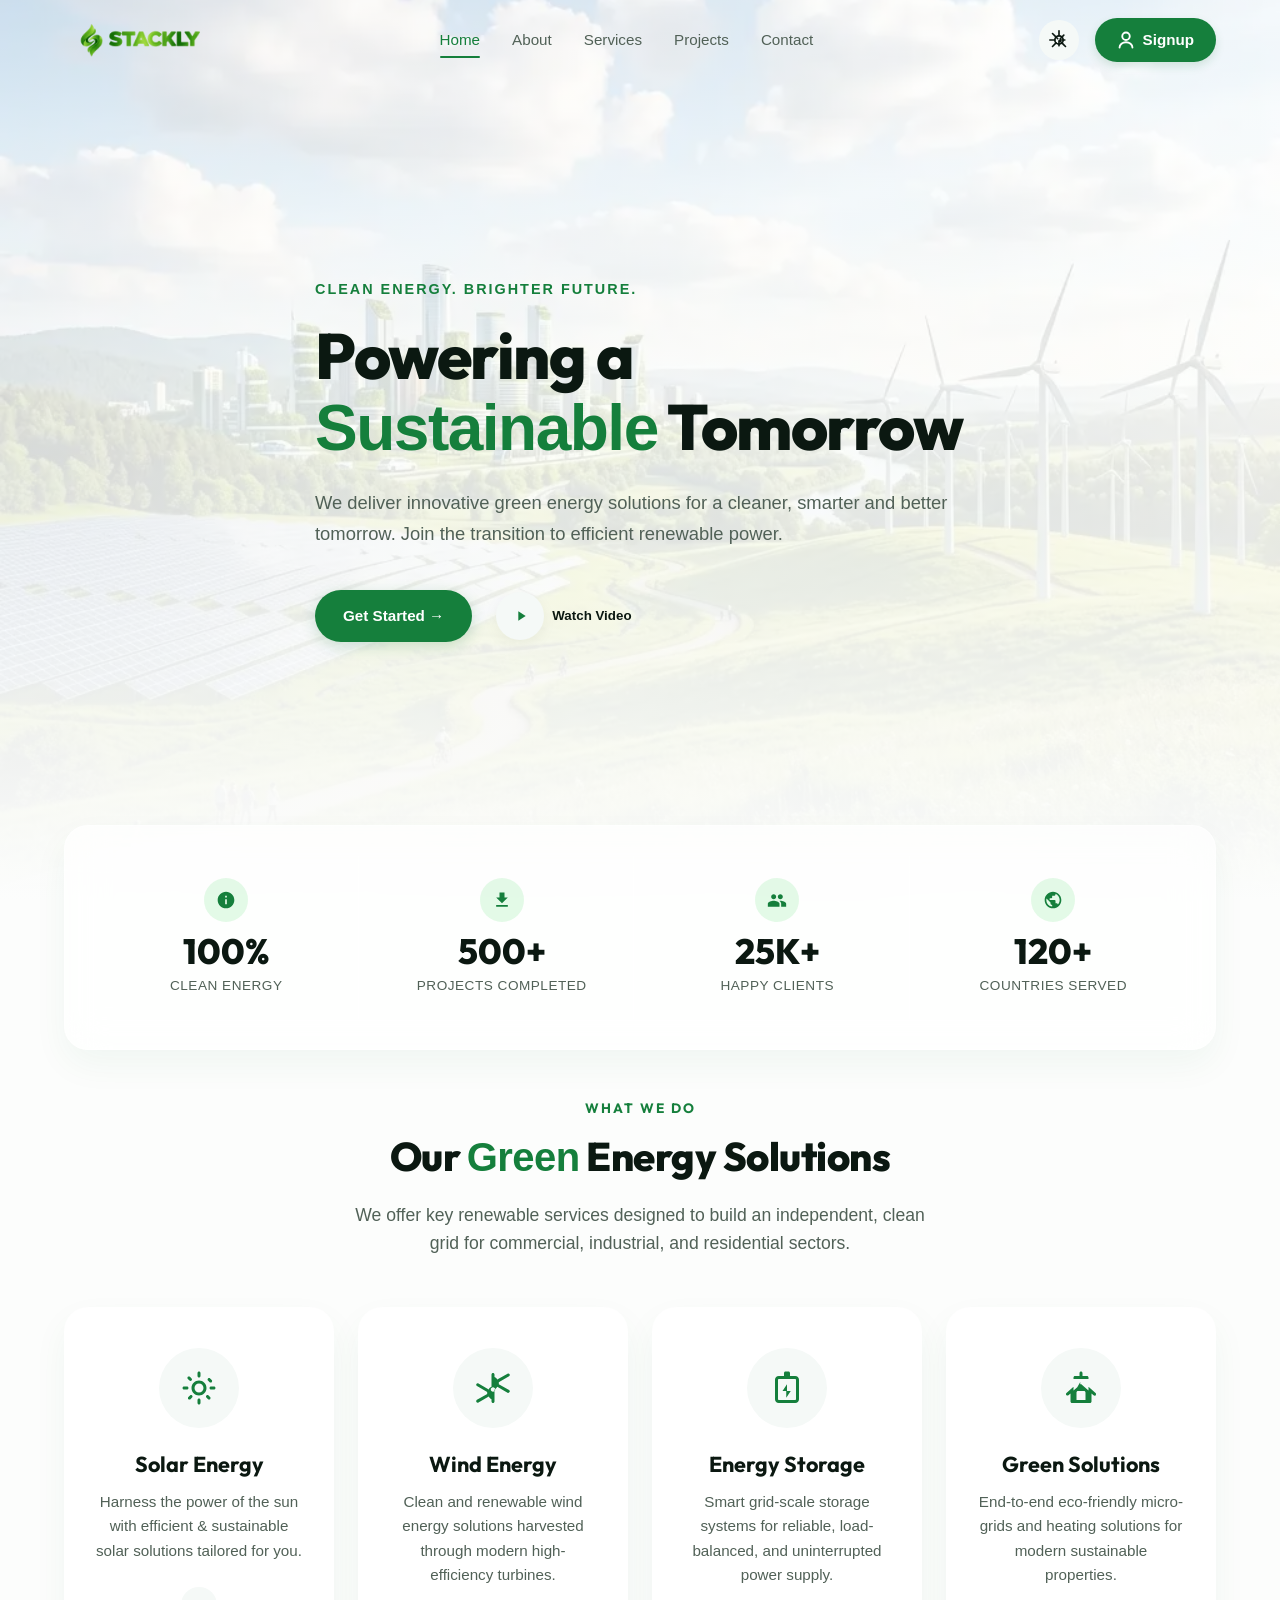
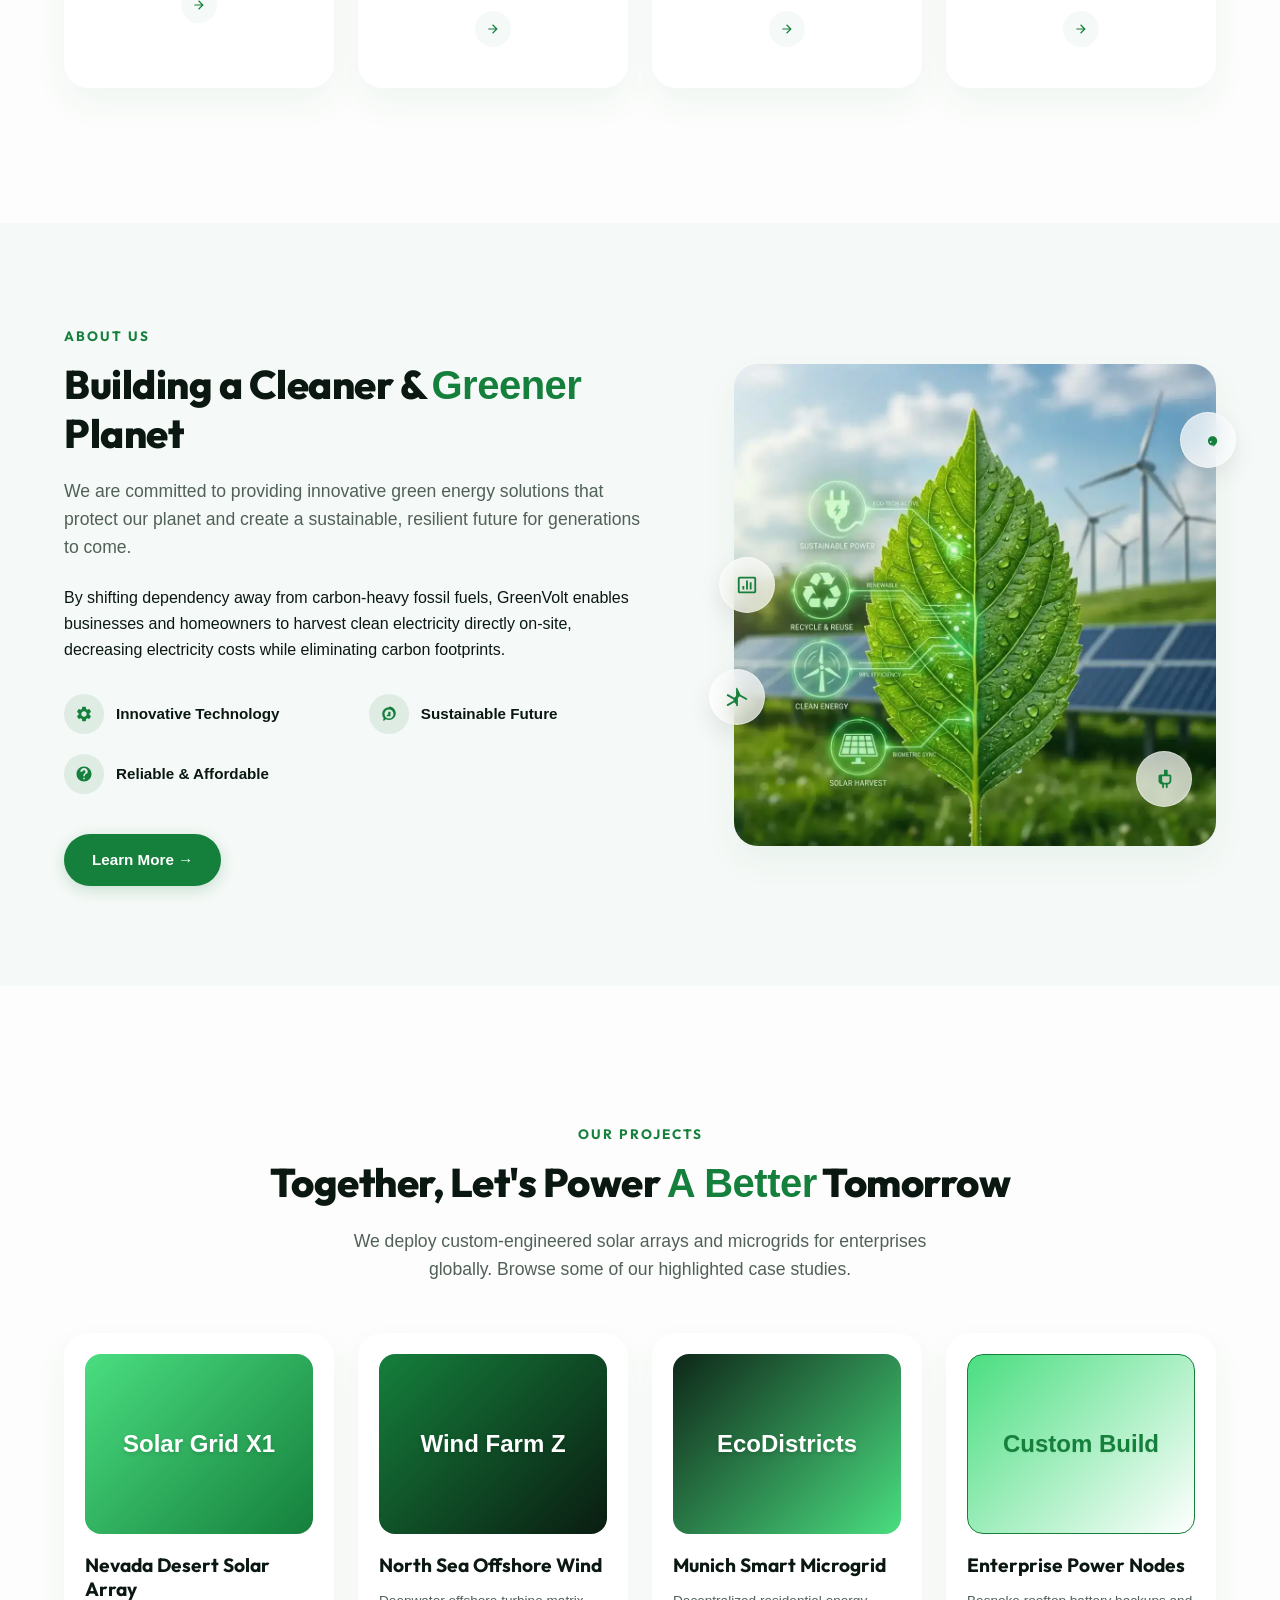
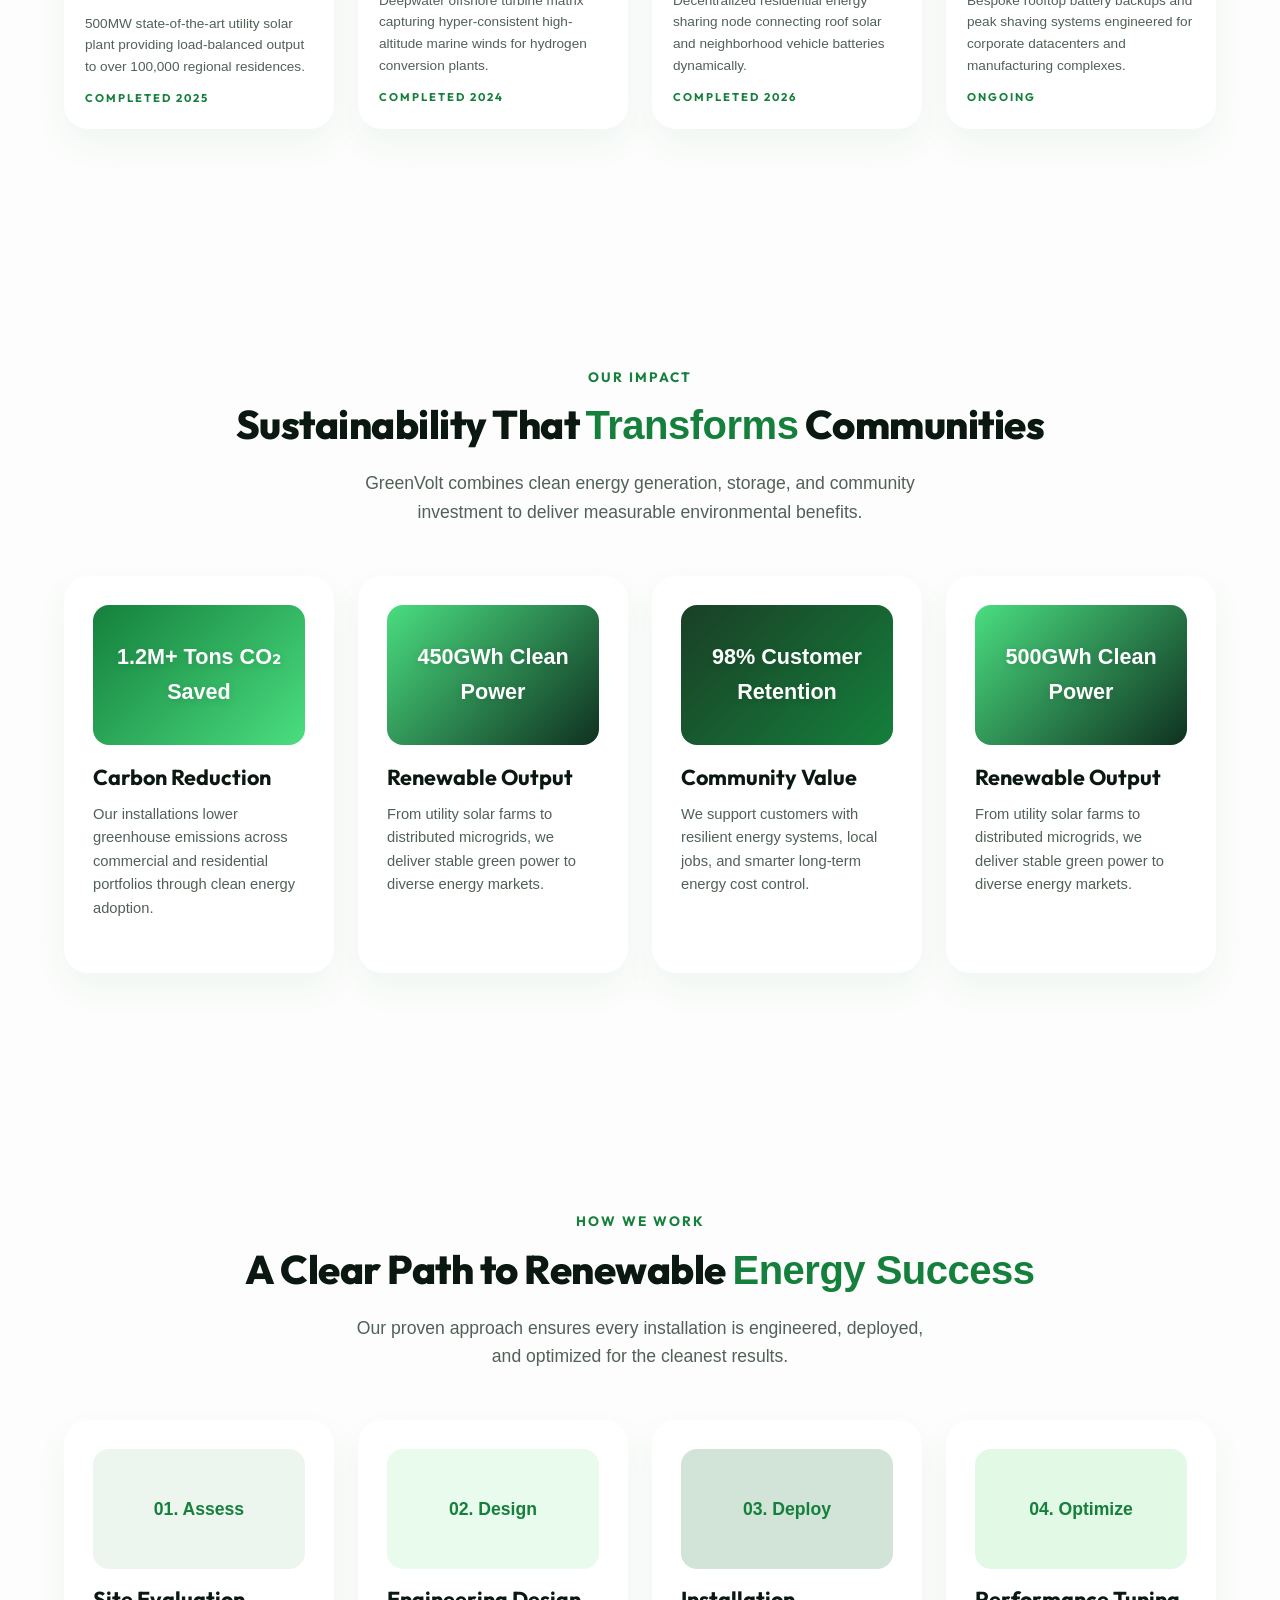
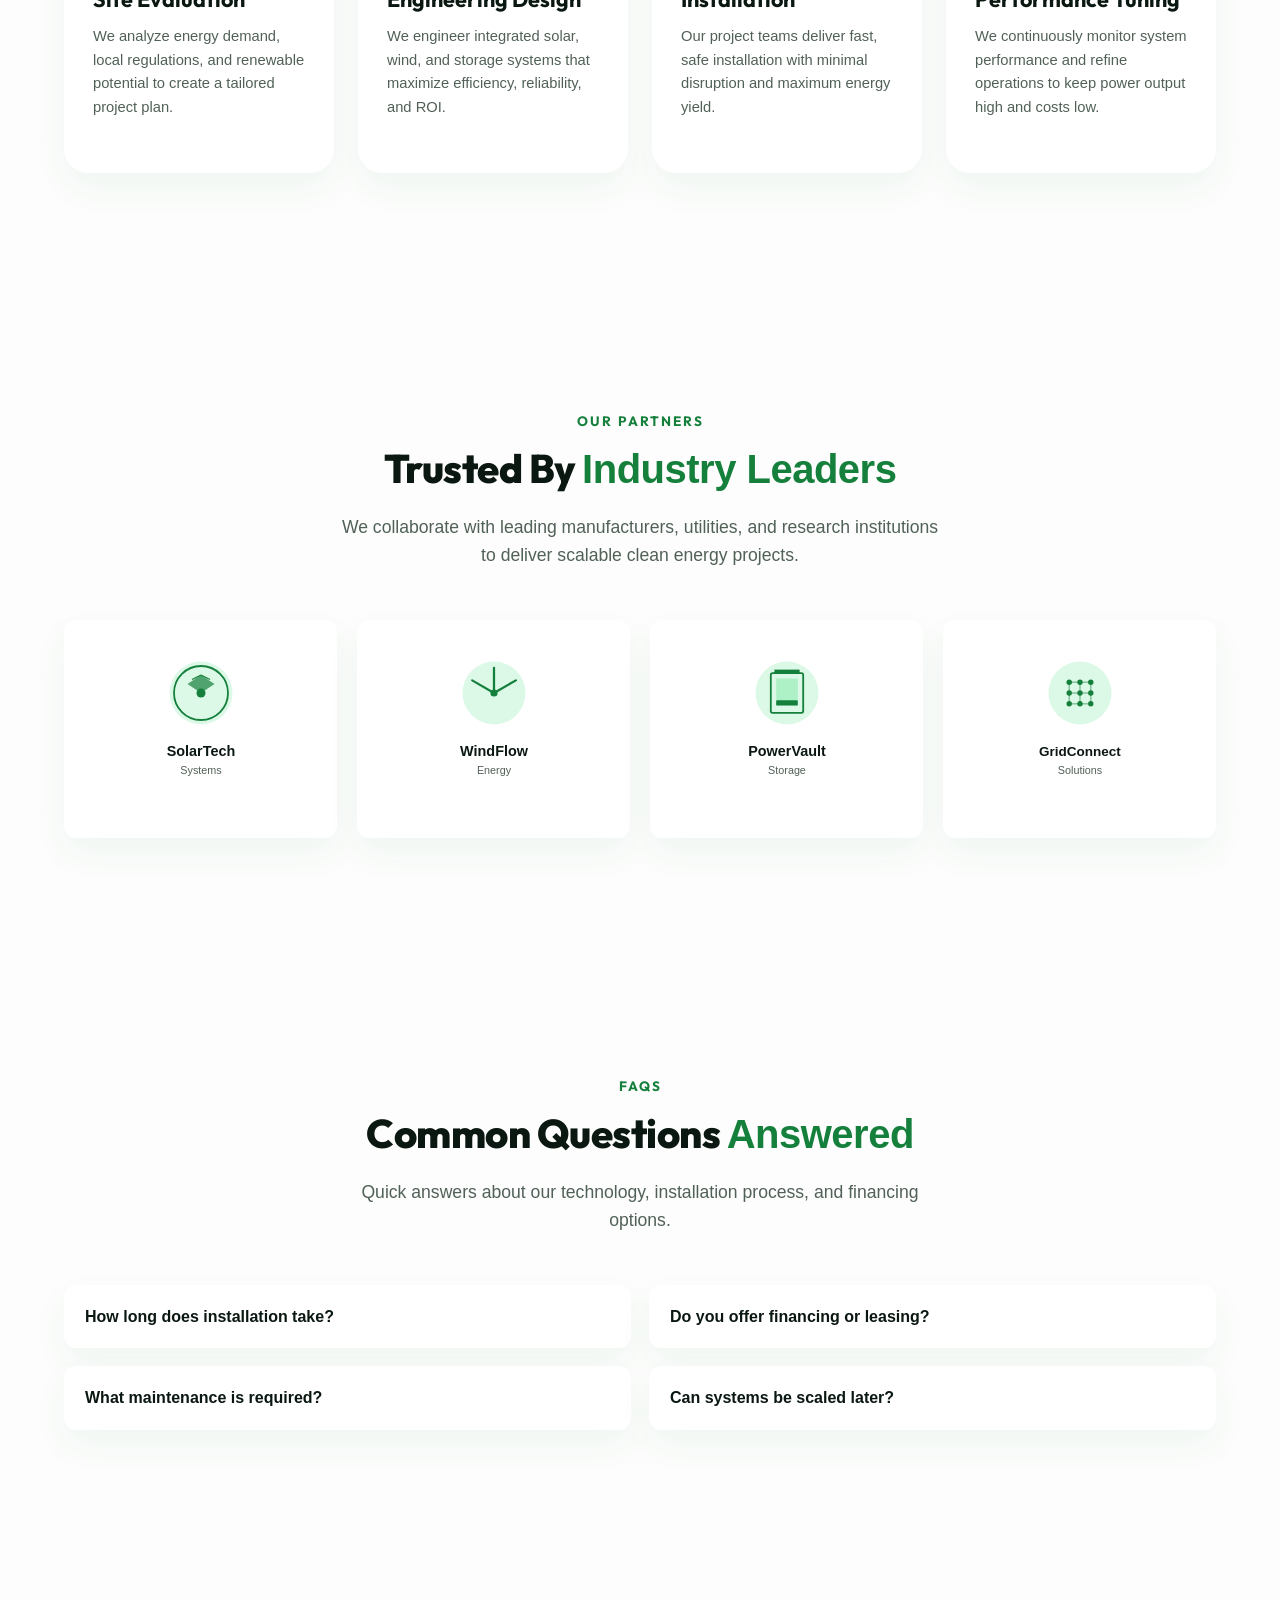
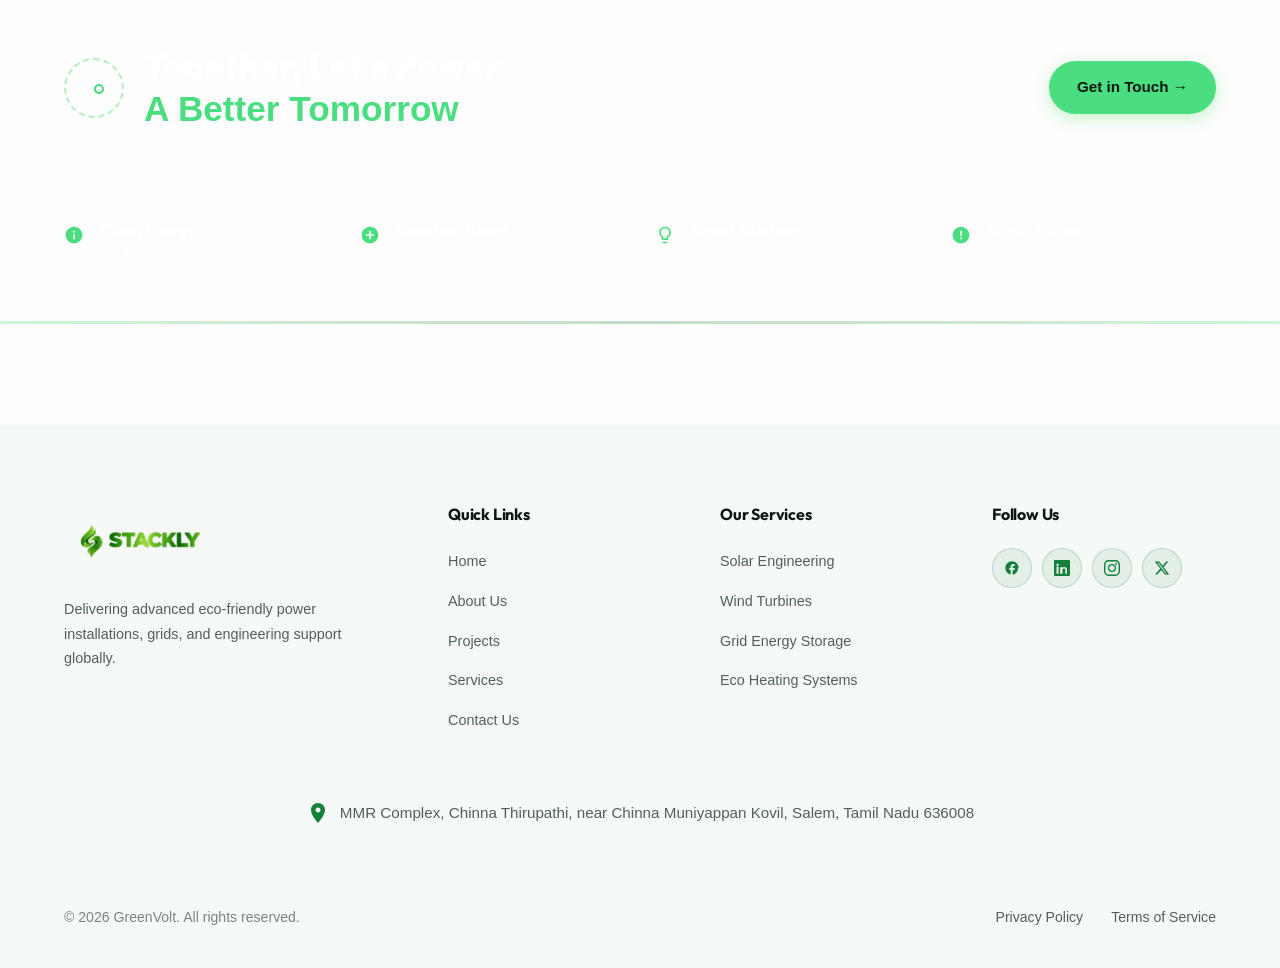
<file: index.html>
<!DOCTYPE html>
<html lang="en">
<head>
    <meta charset="UTF-8">
    <meta name="viewport" content="width=device-width, initial-scale=1.0">
    
    <!-- SEO Meta Tags -->
    <title>GreenVolt - Powering a Sustainable Tomorrow | Clean Energy Solutions</title>
    <meta name="description" content="GreenVolt delivers innovative green energy solutions, including solar energy, wind energy, energy storage, and sustainable solutions for homes and businesses. Powering a cleaner, greener tomorrow.">
    <meta name="keywords" content="green energy, solar energy, wind energy, renewable energy, energy storage, sustainable solutions, clean energy">
    <meta name="author" content="GreenVolt">
    
    <!-- Stylesheets -->
    <link rel="stylesheet" href="style.css">
</head>
<body>

    <!-- 1. Header Navigation -->
    <header class="header" id="header">
        <div class="container">
            <a href="#home" class="logo" id="header-logo">
                <img src="images/green_logo.webp" alt="GreenVolt - Powering Tomorrow" class="pulse-logo">
            </a>
            
            <nav class="nav-menu" id="nav-menu">
                <a href="#home" class="nav-link active">Home</a>
                <a href="404.html" class="nav-link">About</a>
                <a href="404.html" class="nav-link">Services</a>
                <a href="404.html" class="nav-link">Projects</a>
               
                <a href="404.html" class="nav-link">Contact</a>
            </nav>
            
            <div class="header-actions">

                <!-- Dark Mode Toggle -->
                <button class="btn-dark-mode" id="dark-mode-toggle" aria-label="Toggle Dark Mode">
                    <svg class="sun-icon" width="20" height="20" viewBox="0 0 24 24" fill="none" xmlns="http://www.w3.org/2000/svg">
                        <circle cx="12" cy="12" r="5" stroke="currentColor" stroke-width="2"/>
                        <path d="M12 1v6m0 6v6M4.22 4.22l4.24 4.24m5.08 5.08l4.24 4.24M1 12h6m6 0h6M4.22 19.78l4.24-4.24m5.08-5.08l4.24-4.24M19.78 19.78l-4.24-4.24m-5.08-5.08l-4.24-4.24" stroke="currentColor" stroke-width="2" stroke-linecap="round"/>
                    </svg>
                    <svg class="moon-icon" width="20" height="20" viewBox="0 0 24 24" fill="none" xmlns="http://www.w3.org/2000/svg">
                        <path d="M21 12.79A9 9 0 1 1 11.21 3 7 7 0 0 0 21 12.79z" stroke="currentColor" stroke-width="2" stroke-linecap="round" stroke-linejoin="round"/>
                    </svg>
                </button>

                <!-- Login Button -->
                <a href="signup.html" class="btn btn-login" id="login-trigger">
                    <svg width="18" height="18" viewBox="0 0 24 24" fill="none" xmlns="http://www.w3.org/2000/svg">
                        <path d="M12 12C14.7614 12 17 9.76142 17 7C17 4.23858 14.7614 2 12 2C9.23858 2 7 4.23858 7 7C7 9.76142 9.23858 12 12 12Z" stroke="currentColor" stroke-width="2.5" stroke-linecap="round" stroke-linejoin="round"/>
                        <path d="M20.59 22C20.59 18.13 16.74 15 12 15C7.26 15 3.41 18.13 3.41 22" stroke="currentColor" stroke-width="2.5" stroke-linecap="round"/>
                    </svg>
                    Signup
                </a>
                
                <!-- Hamburger Menu -->
                <div class="hamburger" id="hamburger-menu" aria-label="Open Menu">
                    <span></span>
                    <span></span>
                    <span></span>
                </div>
            </div>  
        </div>
    </header>

    <!-- 2. Hero Section -->
    <section class="hero" id="home">
        <div class="container">
            <div class="hero-content reveal-left">
                <span class="hero-tag">Clean Energy. Brighter Future.</span>
                <h1 class="hero-title">Powering a <span class="highlight">Sustainable</span> Tomorrow</h1>
                <p class="hero-subtitle">We deliver innovative green energy solutions for a cleaner, smarter and better tomorrow. Join the transition to efficient renewable power.</p>
                <div class="hero-btns">
                    <a href="404.html" class="btn btn-primary">Get Started &rarr;</a>
                    <button class="btn-text" id="video-trigger" aria-label="Watch Video">
                        <span class="play-icon-container">
                            <svg viewBox="0 0 24 24">
                                <path d="M8 5v14l11-7z"/>
                            </svg>
                        </span>
                        Watch Video
                    </button>
                </div>
            </div>
        </div><br><br>
        <br>
        <br>
        <!-- Floating Stats Bar Overlay -->
        <div class="stats-bar-wrapper">
            <div class="stats-bar reveal">
                <div class="stats-item">
                        <div class="stats-icon">
                            <svg viewBox="0 0 24 24">
                                <path d="M12 2C6.48 2 2 6.48 2 12s4.48 10 10 10 10-4.48 10-10S17.52 2 12 2zm1 15h-2v-6h2v6zm0-8h-2V7h2v2z"/>
                            </svg>
                        </div>
                        <div class="stats-num" data-target="100">0%</div>
                        <div class="stats-label">Clean Energy</div>
                    </div>
                    <div class="stats-item">
                        <div class="stats-icon">
                            <svg viewBox="0 0 24 24">
                                <path d="M19 9h-4V3H9v6H5l7 7 7-7zM5 18v2h14v-2H5z"/>
                            </svg>
                        </div>
                        <div class="stats-num" data-target="500">0+</div>
                        <div class="stats-label">Projects Completed</div>
                    </div>
                    <div class="stats-item">
                        <div class="stats-icon">
                            <svg viewBox="0 0 24 24">
                                <path d="M16 11c1.66 0 2.99-1.34 2.99-3S17.66 5 16 5c-1.66 0-3 1.34-3 3s1.34 3 3 3zm-8 0c1.66 0 2.99-1.34 2.99-3S9.66 5 8 5c-1.66 0-3 1.34-3 3s1.34 3 3 3zm0 2c-2.33 0-7 1.17-7 3.5V20h14v-3.5c0-2.33-4.67-3.5-7-3.5zm8 0c-.29 0-.62.02-.97.05 1.16.84 1.97 1.97 1.97 3.45V20h6v-3.5c0-2.33-4.67-3.5-7-3.5z"/>
                            </svg>
                        </div>
                        <div class="stats-num" data-target="25000">0+</div>
                        <div class="stats-label">Happy Clients</div>
                    </div>
                    <div class="stats-item">
                        <div class="stats-icon">
                            <svg viewBox="0 0 24 24">
                                <path d="M12 2C6.48 2 2 6.48 2 12s4.48 10 10 10 10-4.48 10-10S17.52 2 12 2zm-1 17.93c-3.95-.49-7-3.85-7-7.93 0-.62.08-1.21.21-1.79L9 15v1c0 1.1.9 2 2 2v1.93zm6.9-2.53c-.26-.81-1-1.4-1.9-1.4h-1v-3c0-.55-.45-1-1-1h-6v-2h2c.55 0 1-.45 1-1V7h2c1.1 0 2-.9 2-2v-.41c2.93 1.19 5 4.06 5 7.41 0 2.08-.8 3.97-2.1 5.4z"/>
                            </svg>
                        </div>
                        <div class="stats-num" data-target="120">0+</div>
                        <div class="stats-label">Countries Served</div>
                    </div>
                </div>
            </div>
        </div>
    </section>

    <!-- 3. Services Section -->
    <section class="services section" id="services">
        <div class="container">
            <div class="text-center reveal">
                <span class="section-tag">What We Do</span>
                <h2 class="section-title">Our <span>Green</span> Energy Solutions</h2>
                <p class="section-subtitle">We offer key renewable services designed to build an independent, clean grid for commercial, industrial, and residential sectors.</p>
            </div>
            
            <div class="services-grid">
                <!-- Solar Energy Card -->
                <div class="service-card reveal delay-100">
                    <div class="service-icon-wrapper">
                        <svg class="icon-solar" viewBox="0 0 24 24">
                            <!-- Sun & Solar Panel SVG path -->
                            <path d="M12 7c-2.76 0-5 2.24-5 5s2.24 5 5 5 5-2.24 5-5-2.24-5-5-5zm0 8c-1.65 0-3-1.35-3-3s1.35-3 3-3 3 1.35 3 3-1.35 3-3 3zM2 13h2c.55 0 1-.45 1-1s-.45-1-1-1H2c-.55 0-1 .45-1 1s.45 1 1 1zm18 0h2c.55 0 1-.45 1-1s-.45-1-1-1h-2c-.55 0-1 .45-1 1s.45 1 1 1zM11 2v2c0 .55.45 1 1 1s1-.45 1-1V2c0-.55-.45-1-1-1s-1 .45-1 1zm0 18v2c0 .55.45 1 1 1s1-.45 1-1v-2c0-.55-.45-1-1-1s-1 .45-1 1zM5.99 4.58c-.39-.39-1.03-.39-1.41 0s-.39 1.03 0 1.41l1.06 1.06c.39.39 1.03.39 1.41 0s.39-1.03 0-1.41L5.99 4.58zm12.37 12.37c-.39-.39-1.03-.39-1.41 0s-.39 1.03 0 1.41l1.06 1.06c.39.39 1.03.39 1.41 0s.39-1.03 0-1.41l-1.06-1.06zm-12.37 0l-1.06 1.06c-.39.39-.39 1.03 0 1.41s1.03.39 1.41 0l1.06-1.06c.39-.39.39-1.03 0-1.41s-1.02-.39-1.41 0zm13.43-11.31c-.39-.39-1.03-.39-1.41 0s-.39 1.03 0 1.41l1.06 1.06c.39.39 1.03.39 1.41 0s.39-1.03 0-1.41l-1.06-1.06z"/>
                        </svg>
                    </div>
                    <h3 class="service-title">Solar Energy</h3>
                    <p class="service-desc">Harness the power of the sun with efficient & sustainable solar solutions tailored for you.</p>
                    <div class="service-arrow" aria-label="Details">
                        <svg viewBox="0 0 24 24">
                            <path d="M12 4l-1.41 1.41L16.17 11H4v2h12.17l-5.58 5.59L12 20l8-8z"/>
                        </svg>
                    </div>
                </div>
                
                <!-- Wind Energy Card -->
                <div class="service-card reveal delay-200">
                    <div class="service-icon-wrapper">
                        <svg class="icon-wind" viewBox="0 0 24 24">
                            <!-- Wind Turbine SVG path -->
                            <path d="M12 2C11.45 2 11 2.45 11 3v8.18c-.84.28-1.52.92-1.84 1.74l-6.85-3.95c-.48-.28-1.09-.11-1.37.37s-.11 1.09.37 1.37l6.84 3.95c-.07.43-.07.87 0 1.3l-6.84 3.95c-.48.28-.65.89-.37 1.37.19.33.54.51.89.51.16 0 .33-.04.48-.12l6.85-3.95c.32.82 1 1.46 1.84 1.74V21c0 .55.45 1 1 1s1-.45 1-1v-8.08c.84-.28 1.52-.92 1.84-1.74l6.85 3.95c.15.08.32.12.48.12.35 0 .7-.18.89-.51.28-.48.11-1.09-.37-1.37l-6.84-3.95c.07-.43.07-.87 0-1.3l6.84-3.95c.48-.28.65-.89.37-1.37s-.89-.65-1.37-.37l-6.85 3.95c-.32-.82-1-1.46-1.84-1.74V3c0-.55-.45-1-1-1zm0 9.5c.83 0 1.5.67 1.5 1.5s-.67 1.5-1.5 1.5-1.5-.67-1.5-1.5.67-1.5 1.5-1.5z"/>
                        </svg>
                    </div>
                    <h3 class="service-title">Wind Energy</h3>
                    <p class="service-desc">Clean and renewable wind energy solutions harvested through modern high-efficiency turbines.</p>
                    <div class="service-arrow" aria-label="Details">
                        <svg viewBox="0 0 24 24">
                            <path d="M12 4l-1.41 1.41L16.17 11H4v2h12.17l-5.58 5.59L12 20l8-8z"/>
                        </svg>
                    </div>
                </div>
                
                <!-- Energy Storage Card -->
                <div class="service-card reveal delay-300">
                    <div class="service-icon-wrapper">
                        <svg class="icon-storage" viewBox="0 0 24 24">
                            <!-- Battery / Storage SVG path -->
                            <path d="M15.5 4H14V2c0-.55-.45-1-1-1h-2c-.55 0-1 .45-1 1v2H6.5C5.12 4 4 5.12 4 6.5v13C4 20.88 5.12 22 6.5 22h11c1.38 0 2.5-1.12 2.5-2.5v-13C20 5.12 18.88 4 17.5 4zM18 19.5c0 .28-.22.5-.5.5h-11c-.28 0-.5-.22-.5-.5v-13c0-.28.22-.5.5-.5h11c.28 0 .5.22.5.5v13zM12 9.5L9 14h2.5v4.5l3-4.5H12V9.5z"/>
                        </svg>
                    </div>
                    <h3 class="service-title">Energy Storage</h3>
                    <p class="service-desc">Smart grid-scale storage systems for reliable, load-balanced, and uninterrupted power supply.</p>
                    <div class="service-arrow" aria-label="Details">
                        <svg viewBox="0 0 24 24">
                            <path d="M12 4l-1.41 1.41L16.17 11H4v2h12.17l-5.58 5.59L12 20l8-8z"/>
                        </svg>
                    </div>
                </div>
                
                <!-- Green Solutions Card -->
                <div class="service-card reveal delay-400">
                    <div class="service-icon-wrapper">
                        <svg class="icon-solutions" viewBox="0 0 24 24">
                            <!-- House Leaf SVG path -->
                            <path d="M17 11.18V5c0-.55-.45-1-1-1h-3V2c0-.55-.45-1-1-1s-1 .45-1 1v2H8c-.55 0-1 .45-1 1v6.18l-4.7 4.11c-.42.37-.47 1.01-.1 1.43.37.42 1.01.47 1.43.1L5 15.6V21c0 .55.45 1 1 1h12c.55 0 1-.45 1-1v-5.4l1.37 1.22c.2.18.45.27.7.27.28 0 .56-.12.74-.34.37-.42.32-1.06-.1-1.43L17 11.18zM15 20H9v-5c0-.55.45-1 1-1h4c.55 0 1 .45 1 1v5zm2-6.3L12 9.35l-5 4.35V6h10v7.7zM11.5 8L9.5 11.5h1.5v2.5l2-3.5h-1.5V8z"/>
                        </svg>
                    </div>
                    <h3 class="service-title">Green Solutions</h3>
                    <p class="service-desc">End-to-end eco-friendly micro-grids and heating solutions for modern sustainable properties.</p>
                    <div class="service-arrow" aria-label="Details">
                        <svg viewBox="0 0 24 24">
                            <path d="M12 4l-1.41 1.41L16.17 11H4v2h12.17l-5.58 5.59L12 20l8-8z"/>
                        </svg>
                    </div>
                </div>
            </div>
        </div>
    </section>

    <!-- 4. About Us Section -->
    <section class="about section" id="about">
        <div class="container">
            <div class="about-content reveal-left">
                <span class="section-tag">About Us</span>
                <h2 class="section-title">Building a Cleaner & <span>Greener</span> Planet</h2>
                <p class="section-subtitle" style="margin-bottom: 24px;">We are committed to providing innovative green energy solutions that protect our planet and create a sustainable, resilient future for generations to come.</p>
                <p>By shifting dependency away from carbon-heavy fossil fuels, GreenVolt enables businesses and homeowners to harvest clean electricity directly on-site, decreasing electricity costs while eliminating carbon footprints.</p>
                
                <div class="about-features">
                    <div class="about-feature">
                        <div class="about-feature-icon">
                            <svg viewBox="0 0 24 24">
                                <path d="M19.14 12.94c.04-.3.06-.61.06-.94 0-.32-.02-.64-.07-.94l2.03-1.58c.18-.14.23-.41.12-.61l-1.92-3.32c-.12-.22-.37-.29-.59-.22l-2.39.96c-.5-.38-1.03-.7-1.62-.94l-.36-2.54c-.04-.24-.24-.41-.48-.41h-3.84c-.24 0-.43.17-.47.41l-.36 2.54c-.59.24-1.13.57-1.62.94l-2.39-.96c-.22-.08-.47 0-.59.22L2.74 8.87c-.12.21-.08.47.12.61l2.03 1.58c-.05.3-.09.63-.09.94s.02.64.07.94l-2.03 1.58c-.18.14-.23.41-.12.61l1.92 3.32c.12.22.37.29.59.22l2.39-.96c.5.38 1.03.7 1.62.94l.36 2.54c.05.24.24.41.48.41h3.84c.24 0 .44-.17.47-.41l.36-2.54c.59-.24 1.13-.56 1.62-.94l2.39.96c.22.08.47 0 .59-.22l1.92-3.32c.12-.22.07-.47-.12-.61l-2.01-1.58zM12 15.6c-1.98 0-3.6-1.62-3.6-3.6s1.62-3.6 3.6-3.6 3.6 1.62 3.6 3.6-1.62 3.6-3.6 3.6z"/>
                            </svg>
                        </div>
                        <span>Innovative Technology</span>
                    </div>
                    <div class="about-feature">
                        <div class="about-feature-icon">
                            <svg viewBox="0 0 24 24">
                                <path d="M12 3c-4.97 0-9 4.03-9 9 0 2.12.74 4.07 1.97 5.61L4.35 19.4c-.39.39-.39 1.02 0 1.41.39.39 1.02.39 1.41 0l1.9-1.9C9.13 19.64 10.51 20 12 20c4.97 0 9-4.03 9-9s-4.03-9-9-9zm0 15c-3.31 0-6-2.69-6-6s2.69-6 6-6 6 2.69 6 6-2.69 6-6 6zm1-9h-2v4H9v2h5v-6z"/>
                            </svg>
                        </div>
                        <span>Sustainable Future</span>
                    </div>
                    <div class="about-feature">
                        <div class="about-feature-icon">
                            <svg viewBox="0 0 24 24">
                                <path d="M12 2C6.48 2 2 6.48 2 12s4.48 10 10 10 10-4.48 10-10S17.52 2 12 2zm1 17h-2v-2h2v2zm2.07-7.75l-.9.92C13.45 12.9 13 13.5 13 15h-2v-.5c0-1.1.45-2.1 1.17-2.83l1.24-1.26c.37-.36.59-.86.59-1.41 0-1.1-.9-2-2-2s-2 .9-2 2H7c0-2.76 2.24-5 5-5s5 2.24 5 5c0 1.04-.42 1.99-1.07 2.75z"/>
                            </svg>
                        </div>
                        <span>Reliable & Affordable</span>
                    </div>
                </div>
                
                <a href="#services" class="btn btn-primary">Learn More &rarr;</a>
            </div>
            
            <div class="about-media reveal-right">
                <div class="about-img-container">
                    <img src="images/about_img.webp" alt="Eco leaf overlaid with renewable energy circuits" class="about-img" width="500" height="500">
                </div>
                
                <!-- Floating Eco Tech Badges -->
                <div class="floating-badge floating-badge-1" aria-label="Energy Leaf">
                    <svg viewBox="0 0 24 24">
                        <path d="M17 8C14.24 8 12 10.24 12 13C12 15.76 14.24 18 17 18C19.76 18 22 15.76 22 13C22 10.24 19.76 8 17 8ZM15 15C14.45 15 14 14.55 14 14C14 13.45 14.45 13 15 13C15.55 13 16 13.45 16 14C16 14.55 15.55 15 15 15ZM19 14.5L16.5 17H18.5L17.75 20L21.25 15.5H19V14.5Z"/>
                    </svg>
                </div>
                <div class="floating-badge floating-badge-2" aria-label="Wind Tech">
                    <svg viewBox="0 0 24 24">
                        <path d="M12 2C11.45 2 11 2.45 11 3v8.18c-.84.28-1.52.92-1.84 1.74L2.31 9.07c-.48-.28-1.09-.11-1.37.37s-.11 1.09.37 1.37l6.84 3.95c-.07.43-.07.87 0 1.3l-6.84 3.95c-.48.28-.65.89-.37 1.37.19.33.54.51.89.51.16 0 .33-.04.48-.12l6.85-3.95c.32.82 1 1.46 1.84 1.74V21c0 .55.45 1 1 1s1-.45 1-1v-8.08c.84-.28 1.52-.92 1.84-1.74l6.85 3.95c.15.08.32.12.48.12.35 0 .7-.18.89-.51.28-.48.11-1.09-.37-1.37l-6.84-3.95z"/>
                    </svg>
                </div>
                <div class="floating-badge floating-badge-3" aria-label="Recycling">
                    <svg viewBox="0 0 24 24">
                        <path d="M17 17h-2V9h2v8zm-4 0h-2V7h2v10zm-4 0H7v-4h2v4zm11-14H4c-1.1 0-2 .9-2 2v14c0 1.1.9 2 2 2h16c1.1 0 2-.9 2-2V5c0-1.1-.9-2-2-2zm0 16H4V5h16v14z"/>
                    </svg>
                </div>
                <div class="floating-badge floating-badge-4" aria-label="Power Plug">
                    <svg viewBox="0 0 24 24">
                        <path d="M16 7V3c0-.55-.45-1-1-1h-2c-.55 0-1 .45-1 1v4H8c-1.1 0-2 .9-2 2v5c0 2.21 1.79 4 4 4v3c0 .55.45 1 1 1s1-.45 1-1v-3h2v3c0 .55.45 1 1 1s1-.45 1-1v-3c2.21 0 4-1.79 4-4V9c0-1.1-.9-2-2-2h-2zM18 14c0 1.1-.9 2-2 2h-4c-1.1 0-2-.9-2-2V9h8v5z"/>
                    </svg>
                </div>
            </div>
        </div>
    </section>

    <!-- 5. Interactive Projects Showcase -->
    <section class="section" id="projects">
        <div class="container">
            <div class="text-center reveal">
                <span class="section-tag">Our Projects</span>
                <h2 class="section-title">Together, Let's Power <span>A Better</span> Tomorrow</h2>
                <p class="section-subtitle">We deploy custom-engineered solar arrays and microgrids for enterprises globally. Browse some of our highlighted case studies.</p>
            </div>
            
            <!-- We will embed beautiful CSS-only card displays here -->
            <div class="services-grid">
                <div class="service-card reveal delay-100" style="padding: 20px;">
                    <div style="height: 180px; border-radius: var(--border-radius-md); background: linear-gradient(135deg, var(--light-green), var(--primary-green)); margin-bottom: 20px; display: flex; align-items: center; justify-content: center; color: #FFF; font-weight: 700; font-size: 1.5rem; text-shadow: 0 2px 4px rgba(0,0,0,0.15)">
                        Solar Grid X1
                    </div>
                    <h3 class="service-title" style="text-align: left; font-size: 1.2rem;">Nevada Desert Solar Array</h3>
                    <p class="service-desc" style="text-align: left; font-size: 0.85rem; margin-bottom: 12px;">500MW state-of-the-art utility solar plant providing load-balanced output to over 100,000 regional residences.</p>
                    <span class="section-tag" style="float: left; font-size: 0.7rem; margin: 0;">Completed 2025</span>
                </div>
                
                <div class="service-card reveal delay-200" style="padding: 20px;">
                    <div style="height: 180px; border-radius: var(--border-radius-md); background: linear-gradient(135deg, var(--primary-green), #0a1c11); margin-bottom: 20px; display: flex; align-items: center; justify-content: center; color: #FFF; font-weight: 700; font-size: 1.5rem; text-shadow: 0 2px 4px rgba(0,0,0,0.15)">
                        Wind Farm Z
                    </div>
                    <h3 class="service-title" style="text-align: left; font-size: 1.2rem;">North Sea Offshore Wind</h3>
                    <p class="service-desc" style="text-align: left; font-size: 0.85rem; margin-bottom: 12px;">Deepwater offshore turbine matrix capturing hyper-consistent high-altitude marine winds for hydrogen conversion plants.</p>
                    <span class="section-tag" style="float: left; font-size: 0.7rem; margin: 0;">Completed 2024</span>
                </div>

                <div class="service-card reveal delay-300" style="padding: 20px;">
                    <div style="height: 180px; border-radius: var(--border-radius-md); background: linear-gradient(135deg, #0e2718, var(--light-green)); margin-bottom: 20px; display: flex; align-items: center; justify-content: center; color: #FFF; font-weight: 700; font-size: 1.5rem; text-shadow: 0 2px 4px rgba(0,0,0,0.15)">
                        EcoDistricts
                    </div>
                    <h3 class="service-title" style="text-align: left; font-size: 1.2rem;">Munich Smart Microgrid</h3>
                    <p class="service-desc" style="text-align: left; font-size: 0.85rem; margin-bottom: 12px;">Decentralized residential energy sharing node connecting roof solar and neighborhood vehicle batteries dynamically.</p>
                    <span class="section-tag" style="float: left; font-size: 0.7rem; margin: 0;">Completed 2026</span>
                </div>

                <div class="service-card reveal delay-400" style="padding: 20px;">
                    <div style="height: 180px; border-radius: var(--border-radius-md); background: linear-gradient(135deg, var(--light-green), #fff); margin-bottom: 20px; display: flex; align-items: center; justify-content: center; color: var(--primary-green); border: 1.5px solid var(--primary-green); font-weight: 700; font-size: 1.5rem; text-shadow: 0 1px 2px rgba(0,0,0,0.05)">
                        Custom Build
                    </div>
                    <h3 class="service-title" style="text-align: left; font-size: 1.2rem;">Enterprise Power Nodes</h3>
                    <p class="service-desc" style="text-align: left; font-size: 0.85rem; margin-bottom: 12px;">Bespoke rooftop battery backups and peak shaving systems engineered for corporate datacenters and manufacturing complexes.</p>
                    <span class="section-tag" style="float: left; font-size: 0.7rem; margin: 0;">Ongoing</span>
                </div>
            </div>
        </div>
    </section>

    <!-- 6. Impact & Sustainability Section -->
    <section class="section" id="impact">
        <div class="container">
            <div class="text-center reveal">
                <span class="section-tag">Our Impact</span>
                <h2 class="section-title">Sustainability That <span>Transforms</span> Communities</h2>
                <p class="section-subtitle">GreenVolt combines clean energy generation, storage, and community investment to deliver measurable environmental benefits.</p>
            </div>

            <div class="services-grid">
                <div class="service-card reveal delay-100" style="padding: 28px;">
                    <div style="height: 140px; border-radius: var(--border-radius-md); background: linear-gradient(135deg, var(--primary-green), var(--light-green)); margin-bottom: 20px; display: flex; align-items: center; justify-content: center; color: #FFF; font-weight: 700; font-size: 1.35rem; text-shadow: 0 2px 8px rgba(0,0,0,0.12);">
                        1.2M+ Tons CO₂ Saved
                    </div>
                    <h3 class="service-title" style="text-align: left;">Carbon Reduction</h3>
                    <p class="service-desc" style="text-align: left; font-size: 0.92rem;">Our installations lower greenhouse emissions across commercial and residential portfolios through clean energy adoption.</p>
                </div>
                <div class="service-card reveal delay-200" style="padding: 28px;">
                    <div style="height: 140px; border-radius: var(--border-radius-md); background: linear-gradient(135deg, var(--light-green), #0f3120); margin-bottom: 20px; display: flex; align-items: center; justify-content: center; color: #FFF; font-weight: 700; font-size: 1.35rem; text-shadow: 0 2px 8px rgba(0,0,0,0.12);">
                        450GWh Clean Power
                    </div>
                    <h3 class="service-title" style="text-align: left;">Renewable Output</h3>
                    <p class="service-desc" style="text-align: left; font-size: 0.92rem;">From utility solar farms to distributed microgrids, we deliver stable green power to diverse energy markets.</p>
                </div>
                <div class="service-card reveal delay-300" style="padding: 28px;">
                    <div style="height: 140px; border-radius: var(--border-radius-md); background: linear-gradient(135deg, #1a3f26, var(--primary-green)); margin-bottom: 20px; display: flex; align-items: center; justify-content: center; color: #FFF; font-weight: 700; font-size: 1.35rem; text-shadow: 0 2px 8px rgba(0,0,0,0.12);">
                        98% Customer Retention
                    </div>
                    <h3 class="service-title" style="text-align: left;">Community Value</h3>
                    <p class="service-desc" style="text-align: left; font-size: 0.92rem;">We support customers with resilient energy systems, local jobs, and smarter long-term energy cost control.</p>
                </div>
                <div class="service-card reveal delay-200" style="padding: 28px;">
                    <div style="height: 140px; border-radius: var(--border-radius-md); background: linear-gradient(135deg, var(--light-green), #0f3120); margin-bottom: 20px; display: flex; align-items: center; justify-content: center; color: #FFF; font-weight: 700; font-size: 1.35rem; text-shadow: 0 2px 8px rgba(0,0,0,0.12);">
                        500GWh Clean Power
                    </div>
                    <h3 class="service-title" style="text-align: left;">Renewable Output</h3>
                    <p class="service-desc" style="text-align: left; font-size: 0.92rem;">From utility solar farms to distributed microgrids, we deliver stable green power to diverse energy markets.</p>
                </div>
            </div>
        </div>
    </section>

    <!-- 7. How It Works Section -->
    <section class="section" id="process">
        <div class="container">
            <div class="text-center reveal">
                <span class="section-tag">How We Work</span>
                <h2 class="section-title">A Clear Path to Renewable <span>Energy Success</span></h2>
                <p class="section-subtitle">Our proven approach ensures every installation is engineered, deployed, and optimized for the cleanest results.</p>
            </div>

            <div class="services-grid">
                <div class="service-card reveal delay-100" style="padding: 28px;">
                    <div style="height: 120px; border-radius: var(--border-radius-md); background: rgba(27, 122, 56, 0.08); margin-bottom: 18px; display: flex; align-items: center; justify-content: center; color: var(--primary-green); font-weight: 700; font-size: 1.1rem;">
                        01. Assess
                    </div>
                    <h3 class="service-title" style="text-align: left;">Site Evaluation</h3>
                    <p class="service-desc" style="text-align: left; font-size: 0.92rem;">We analyze energy demand, local regulations, and renewable potential to create a tailored project plan.</p>
                </div>
                <div class="service-card reveal delay-200" style="padding: 28px;">
                    <div style="height: 120px; border-radius: var(--border-radius-md); background: rgba(76, 217, 100, 0.12); margin-bottom: 18px; display: flex; align-items: center; justify-content: center; color: var(--primary-green); font-weight: 700; font-size: 1.1rem;">
                        02. Design
                    </div>
                    <h3 class="service-title" style="text-align: left;">Engineering Design</h3>
                    <p class="service-desc" style="text-align: left; font-size: 0.92rem;">We engineer integrated solar, wind, and storage systems that maximize efficiency, reliability, and ROI.</p>
                </div>
                <div class="service-card reveal delay-300" style="padding: 28px;">
                    <div style="height: 120px; border-radius: var(--border-radius-md); background: rgba(27, 122, 56, 0.2); margin-bottom: 18px; display: flex; align-items: center; justify-content: center; color: var(--primary-green); font-weight: 700; font-size: 1.1rem;">
                        03. Deploy
                    </div>
                    <h3 class="service-title" style="text-align: left;">Installation</h3>
                    <p class="service-desc" style="text-align: left; font-size: 0.92rem;">Our project teams deliver fast, safe installation with minimal disruption and maximum energy yield.</p>
                </div>
                <div class="service-card reveal delay-400" style="padding: 28px;">
                    <div style="height: 120px; border-radius: var(--border-radius-md); background: rgba(76, 217, 100, 0.16); margin-bottom: 18px; display: flex; align-items: center; justify-content: center; color: var(--primary-green); font-weight: 700; font-size: 1.1rem;">
                        04. Optimize
                    </div>
                    <h3 class="service-title" style="text-align: left;">Performance Tuning</h3>
                    <p class="service-desc" style="text-align: left; font-size: 0.92rem;">We continuously monitor system performance and refine operations to keep power output high and costs low.</p>
                </div>
            </div>
        </div>
    </section>

    <!-- 8. Partners & FAQ -->
    <section class="section" id="partners">
        <div class="container">
            <div class="text-center reveal">
                <span class="section-tag">Our Partners</span>
                <h2 class="section-title">Trusted By <span>Industry Leaders</span></h2>
                <p class="section-subtitle">We collaborate with leading manufacturers, utilities, and research institutions to deliver scalable clean energy projects.</p>
            </div>

            <div class="partners-grid reveal">
                <!-- SolarTech Systems -->
                <div class="partner-card">
                    <div class="partner-logo">
                        <svg viewBox="0 0 200 200" xmlns="http://www.w3.org/2000/svg">
                            <rect width="200" height="200" fill="var(--card-bg)" rx="12"/>
                            <circle cx="100" cy="60" r="35" fill="var(--light-green)" opacity="0.2"/>
                            <circle cx="100" cy="60" r="30" fill="none" stroke="var(--primary-green)" stroke-width="2"/>
                            <g transform="translate(100, 60)">
                                <circle r="5" fill="var(--primary-green)"/>
                                <path d="M0,-20 L15,-10 L0,0 L-15,-10 Z" fill="var(--primary-green)" opacity="0.7"/>
                                <path d="M0,-20 L10,-15 M0,-20 L-10,-15" stroke="var(--primary-green)" stroke-width="1.5" fill="none"/>
                            </g>
                            <text x="100" y="130" font-family="Outfit, sans-serif" font-size="16" font-weight="600" fill="var(--text-main)" text-anchor="middle">SolarTech</text>
                            <text x="100" y="150" font-family="Inter, sans-serif" font-size="12" fill="var(--text-secondary)" text-anchor="middle">Systems</text>
                        </svg>
                    </div>
                </div>
                
                <!-- WindFlow Energy -->
                <div class="partner-card">
                    <div class="partner-logo">
                        <svg viewBox="0 0 200 200" xmlns="http://www.w3.org/2000/svg">
                            <rect width="200" height="200" fill="var(--card-bg)" rx="12"/>
                            <circle cx="100" cy="60" r="35" fill="var(--light-green)" opacity="0.2"/>
                            <g transform="translate(100, 60)">
                                <!-- Wind turbine blades -->
                                <g>
                                    <path d="M0,0 L0,-28" stroke="var(--primary-green)" stroke-width="2.5" stroke-linecap="round"/>
                                    <path d="M0,0 L24.25,-14" stroke="var(--primary-green)" stroke-width="2.5" stroke-linecap="round"/>
                                    <path d="M0,0 L-24.25,-14" stroke="var(--primary-green)" stroke-width="2.5" stroke-linecap="round"/>
                                </g>
                                <circle r="4" fill="var(--primary-green)"/>
                            </g>
                            <text x="100" y="130" font-family="Outfit, sans-serif" font-size="16" font-weight="600" fill="var(--text-main)" text-anchor="middle">WindFlow</text>
                            <text x="100" y="150" font-family="Inter, sans-serif" font-size="12" fill="var(--text-secondary)" text-anchor="middle">Energy</text>
                        </svg>
                    </div>
                </div>
                
                <!-- PowerVault Storage -->
                <div class="partner-card">
                    <div class="partner-logo">
                        <svg viewBox="0 0 200 200" xmlns="http://www.w3.org/2000/svg">
                            <rect width="200" height="200" fill="var(--card-bg)" rx="12"/>
                            <circle cx="100" cy="60" r="35" fill="var(--light-green)" opacity="0.2"/>
                            <g transform="translate(100, 60)">
                                <!-- Battery shape -->
                                <rect x="-18" y="-22" width="36" height="44" fill="none" stroke="var(--primary-green)" stroke-width="2" rx="2"/>
                                <rect x="-14" y="-26" width="28" height="4" fill="var(--primary-green)"/>
                                <!-- Battery indicator -->
                                <rect x="-12" y="-16" width="24" height="30" fill="var(--light-green)" opacity="0.3" rx="1"/>
                                <rect x="-12" y="8" width="24" height="6" fill="var(--primary-green)" rx="1"/>
                            </g>
                            <text x="100" y="130" font-family="Outfit, sans-serif" font-size="16" font-weight="600" fill="var(--text-main)" text-anchor="middle">PowerVault</text>
                            <text x="100" y="150" font-family="Inter, sans-serif" font-size="12" fill="var(--text-secondary)" text-anchor="middle">Storage</text>
                        </svg>
                    </div>
                </div>
                
                <!-- GridConnect Solutions -->
                <div class="partner-card">
                    <div class="partner-logo">
                        <svg viewBox="0 0 200 200" xmlns="http://www.w3.org/2000/svg">
                            <rect width="200" height="200" fill="var(--card-bg)" rx="12"/>
                            <circle cx="100" cy="60" r="35" fill="var(--light-green)" opacity="0.2"/>
                            <g transform="translate(100, 60)">
                                <!-- Grid pattern -->
                                <circle cx="-12" cy="-12" r="3" fill="var(--primary-green)"/>
                                <circle cx="0" cy="-12" r="3" fill="var(--primary-green)"/>
                                <circle cx="12" cy="-12" r="3" fill="var(--primary-green)"/>
                                <circle cx="-12" cy="0" r="3" fill="var(--primary-green)"/>
                                <circle cx="0" cy="0" r="3" fill="var(--primary-green)"/>
                                <circle cx="12" cy="0" r="3" fill="var(--primary-green)"/>
                                <circle cx="-12" cy="12" r="3" fill="var(--primary-green)"/>
                                <circle cx="0" cy="12" r="3" fill="var(--primary-green)"/>
                                <circle cx="12" cy="12" r="3" fill="var(--primary-green)"/>
                                <!-- Connecting lines -->
                                <line x1="-12" y1="-12" x2="12" y2="-12" stroke="var(--primary-green)" stroke-width="1.5" opacity="0.5"/>
                                <line x1="-12" y1="0" x2="12" y2="0" stroke="var(--primary-green)" stroke-width="1.5" opacity="0.5"/>
                                <line x1="-12" y1="12" x2="12" y2="12" stroke="var(--primary-green)" stroke-width="1.5" opacity="0.5"/>
                                <line x1="-12" y1="-12" x2="-12" y2="12" stroke="var(--primary-green)" stroke-width="1.5" opacity="0.5"/>
                                <line x1="0" y1="-12" x2="0" y2="12" stroke="var(--primary-green)" stroke-width="1.5" opacity="0.5"/>
                                <line x1="12" y1="-12" x2="12" y2="12" stroke="var(--primary-green)" stroke-width="1.5" opacity="0.5"/>
                            </g>
                            <text x="100" y="130" font-family="Outfit, sans-serif" font-size="15" font-weight="600" fill="var(--text-main)" text-anchor="middle">GridConnect</text>
                            <text x="100" y="150" font-family="Inter, sans-serif" font-size="12" fill="var(--text-secondary)" text-anchor="middle">Solutions</text>
                        </svg>
                    </div>
                </div>
            </div>
        </div>
    </section>

    <section class="section" id="faq">
        <div class="container">
            <div class="text-center reveal">
                <span class="section-tag">FAQs</span>
                <h2 class="section-title">Common Questions <span>Answered</span></h2>
                <p class="section-subtitle">Quick answers about our technology, installation process, and financing options.</p>
            </div>

            <div class="faq-grid reveal">
                <details>
                    <summary>How long does installation take?</summary>
                    <p>Smaller rooftop systems typically install within 1-2 days; larger commercial or utility projects take weeks to months depending on permitting, site works, and grid interconnection.</p>
                </details>
                <details>
                    <summary>Do you offer financing or leasing?</summary>
                    <p>Yes — we provide multiple financing models including PPA, lease, and purchase with available incentives to lower upfront costs.</p>
                </details>
                <details>
                    <summary>What maintenance is required?</summary>
                    <p>Solar and battery systems require minimal maintenance; we offer monitoring and service plans to keep systems optimized and warranty-compliant.</p>
                </details>
                <details>
                    <summary>Can systems be scaled later?</summary>
                    <p>Absolutely — systems are designed with modularity in mind so you can expand generation or storage as needs grow.</p>
                </details>
            </div>
        </div>
    </section>

    <!-- 9. Bottom Banner / Contact Section -->
    <section class="cta-banner" id="contact">
        <div class="container">
            <div class="cta-container">
                <div class="cta-main-row reveal">
                    <div class="cta-title-group">
                        <div class="cta-leaf-icon">
                            <!-- Dashed Leaf SVG -->
                            <svg viewBox="0 0 24 24">
                                <path d="M17 8C14.24 8 12 10.24 12 13C12 15.76 14.24 18 17 18C19.76 18 22 15.76 22 13C22 10.24 19.76 8 17 8ZM17 16c-1.65 0-3-1.35-3-3s1.35-3 3-3 3 1.35 3 3-1.35 3-3 3z"/>
                            </svg>
                        </div>
                        <h2 class="cta-heading">Together, Let's Power<br><span>A Better Tomorrow</span></h2>
                    </div>
                    <a href="404.html" class="btn btn-cta" id="cta-trigger">Get in Touch &rarr;</a>
                </div>
                
                <!-- Footer Highlights Row -->
                <div class="cta-highlights reveal">
                    <div class="highlight-item">
                        <div class="highlight-icon">
                            <svg viewBox="0 0 24 24">
                                <path d="M12 2C6.48 2 2 6.48 2 12s4.48 10 10 10 10-4.48 10-10S17.52 2 12 2zm1 15h-2v-6h2v6zm0-8h-2V7h2v2z"/>
                            </svg>
                        </div>
                        <div>
                            <h4 class="highlight-title">Clean Energy</h4>
                            <p class="highlight-desc">For Everyone</p>
                        </div>
                    </div>
                    <div class="highlight-item">
                        <div class="highlight-icon">
                            <svg viewBox="0 0 24 24">
                                <path d="M12 2C6.47 2 2 6.48 2 12s4.47 10 10 10 10-4.48 10-10S17.53 2 12 2zm5 11h-4v4h-2v-4H7v-2h4V7h2v4h4v2z"/>
                            </svg>
                        </div>
                        <div>
                            <h4 class="highlight-title">Save the Planet</h4>
                            <p class="highlight-desc">Reduce Emissions</p>
                        </div>
                    </div>
                    <div class="highlight-item">
                        <div class="highlight-icon">
                            <svg viewBox="0 0 24 24">
                                <path d="M9 21c0 .55.45 1 1 1h4c.55 0 1-.45 1-1v-1H9v1zm3-19C8.14 2 5 5.14 5 9c0 2.38 1.19 4.47 3 5.74V17c0 .55.45 1 1 1h6c.55 0 1-.45 1-1v-2.26c1.81-1.27 3-3.36 3-5.74 0-3.86-3.14-7-7-7zm2.85 11.1l-.85.6V16h-4v-2.3l-.85-.6C7.8 12.16 7 10.63 7 9c0-2.76 2.24-5 5-5s5 2.24 5 5c0 1.63-.8 3.16-2.15 4.1z"/>
                            </svg>
                        </div>
                        <div>
                            <h4 class="highlight-title">Smart Solutions</h4>
                            <p class="highlight-desc">Better Efficiency</p>
                        </div>
                    </div>
                    <div class="highlight-item">
                        <div class="highlight-icon">
                            <svg viewBox="0 0 24 24">
                                <path d="M12 2c-5.52 0-10 4.48-10 10s4.48 10 10 10 10-4.48 10-10-4.48-10-10-10zm1 15h-2v-2h2v2zm0-4h-2v-6h2v6z"/>
                            </svg>
                        </div>
                        <div>
                            <h4 class="highlight-title">Bright Future</h4>
                            <p class="highlight-desc">Stronger Tomorrow</p>
                        </div>
                    </div>
                </div>
            </div>
        </div>
    </section>

    <!-- 7. Main Footer -->
    <footer class="footer">
        <div class="container">
            <!-- Footer Top Section -->
            <div class="footer-top">
                <div class="footer-grid">
                    <!-- Brand Section -->
                    <div class="footer-section footer-brand-section">
                        <a href="#home" class="logo footer-logo">
                            <img src="images/green_logo.webp" alt="GreenVolt - Powering Tomorrow">
                        </a>
                        <p class="footer-desc">Delivering advanced eco-friendly power installations, grids, and engineering support globally.</p>
                    </div>
                    
                    <!-- Quick Links Section -->
                    <div class="footer-section">
                        <h3 class="footer-title">Quick Links</h3>
                        <ul class="footer-links">
                            <li><a href="#home" class="footer-link">Home</a></li>
                            <li><a href="404.html" class="footer-link">About Us</a></li>
                            <li><a href="404.html" class="footer-link">Projects</a></li>
                             <li><a href="404.html" class="footer-link">Services</a></li>
                            <li><a href="404.html" class="footer-link">Contact Us</a></li>
                        </ul>
                    </div>

                    <!-- Services Section -->
                    <div class="footer-section">
                        <h3 class="footer-title">Our Services</h3>
                        <ul class="footer-links">
                            <li><a href="404.html" class="footer-link">Solar Engineering</a></li>
                            <li><a href="404.html" class="footer-link">Wind Turbines</a></li>
                            <li><a href="404.html" class="footer-link">Grid Energy Storage</a></li>
                            <li><a href="404.html" class="footer-link">Eco Heating Systems</a></li>
                        </ul>
                    </div>
                    
                    <!-- Follow Us Section -->
                    <div class="footer-section footer-social-section">
                        <h3 class="footer-title">Follow Us</h3>
                        <div class="footer-socials">
                            <a href="404.html" class="social-icon" aria-label="Facebook">
                                <svg viewBox="0 0 24 24"><path d="M22 12c0-5.52-4.48-10-10-10S2 6.48 2 12c0 4.84 3.44 8.87 8 9.8V15H8v-3h2V9.5C10 7.57 11.57 6 13.5 6H16v3h-2c-.55 0-1 .45-1 1v2h3v3h-3v6.95c4.56-.93 8-4.96 8-9.75z"/></svg>
                            </a>
                            <a href="404.html" class="social-icon" aria-label="LinkedIn">
                                <svg viewBox="0 0 24 24"><path d="M20.447 20.452h-3.554v-5.569c0-1.328-.475-2.236-1.986-2.236-1.081 0-1.722.722-2.004 1.418-.103.249-.129.597-.129.946v5.441h-3.554s.035-8.824 0-9.736h3.554v1.375l-.02.032h.02v-.032c.429-.663 1.195-1.609 2.905-1.609 2.124 0 3.714 1.388 3.714 4.373v5.597zM5.337 8.855c-1.144 0-1.915-.758-1.915-1.708 0-.951.77-1.707 1.916-1.707.99 0 1.916.756 1.916 1.707 0 .95-.926 1.708-1.916 1.708zm1.575 11.597H3.762V9.716h3.15v10.736zM22.225 0H1.771C.792 0 0 .774 0 1.729v20.542C0 23.227.792 24 1.771 24h20.451C23.2 24 24 23.227 24 22.271V1.729C24 .774 23.2 0 22.225 0z"/></svg>
                            </a>
                            <a href="404.html" class="social-icon" aria-label="Instagram">
                                <svg viewBox="0 0 24 24"><path d="M12 2.163c3.204 0 3.584.012 4.85.07 3.252.148 4.771 1.691 4.919 4.919.058 1.265.069 1.645.069 4.849 0 3.205-.012 3.584-.069 4.849-.149 3.225-1.664 4.771-4.919 4.919-1.266.058-1.644.07-4.85.07-3.204 0-3.584-.012-4.849-.07-3.26-.149-4.771-1.699-4.919-4.92-.058-1.265-.07-1.644-.07-4.849 0-3.204.013-3.583.07-4.849.149-3.227 1.664-4.771 4.919-4.919 1.266-.057 1.645-.069 4.849-.069zM12 0C8.741 0 8.333.014 7.053.072 2.695.272.273 2.69.073 7.052.014 8.333 0 8.741 0 12c0 3.259.014 3.668.072 4.948.2 4.358 2.618 6.78 6.98 6.98C8.333 23.986 8.741 24 12 24c3.259 0 3.668-.014 4.948-.072 4.354-.2 6.782-2.618 6.979-6.98.059-1.28.073-1.689.073-4.948 0-3.259-.014-3.667-.072-4.947-.196-4.354-2.617-6.78-6.979-6.98C15.668.014 15.259 0 12 0zm0 5.838a6.162 6.162 0 100 12.324 6.162 6.162 0 000-12.324zM12 16a4 4 0 110-8 4 4 0 010 8zm6.406-11.845a1.44 1.44 0 100 2.881 1.44 1.44 0 000-2.881z"/></svg>
                            </a>
                            <a href="404.html" class="social-icon" aria-label="Twitter">
                                <svg viewBox="0 0 24 24"><path d="M18.244 2.25h3.308l-7.227 8.26 8.502 11.24H16.17l-5.214-6.817L4.99 21.75H1.68l7.73-8.835L1.254 2.25H8.08l4.713 6.231zm-1.161 17.52h1.833L7.084 4.126H5.117z"/></svg>
                            </a>

                        </div>
                    </div>
                </div>
            </div>
            <!-- Footer Location Section -->
            <div class="footer-location">
                <svg class="location-icon" width="24" height="24" viewBox="0 0 24 24" fill="none" xmlns="http://www.w3.org/2000/svg">
                    <path d="M12 2C8.13 2 5 5.13 5 9c0 5.25 7 13 7 13s7-7.75 7-13c0-3.87-3.13-7-7-7zm0 9.5c-1.38 0-2.5-1.12-2.5-2.5s1.12-2.5 2.5-2.5 2.5 1.12 2.5 2.5-1.12 2.5-2.5 2.5z" fill="currentColor"/>
                </svg>
                <p>MMR Complex, Chinna Thirupathi, near Chinna Muniyappan Kovil, Salem, Tamil Nadu 636008</p>
            </div>


            
            <!-- Footer Bottom Section -->
            <div class="footer-bottom">
                <div class="footer-bottom-content">
                    <p class="copyright">&copy; 2026 GreenVolt. All rights reserved.</p>
                    <div class="footer-bottom-links">
                        <a href="404.html" class="footer-bottom-link">Privacy Policy</a>
                        <a href="404.html" class="footer-bottom-link">Terms of Service</a>
                    </div>
                </div>
            </div>
        </div>
    </footer>

    <!-- 8. Modals (Hidden by Default) -->
    


    <!-- Video Modal -->
    <div class="modal" id="video-modal">
        <div class="modal-content modal-video-container">
            <button class="modal-close" id="video-close" aria-label="Close Modal">
                <svg viewBox="0 0 24 24"><path d="M19 6.41L17.59 5 12 10.59 6.41 5 5 6.41 10.59 12 5 17.59 6.41 19 12 13.41 17.59 19 19 17.59 13.41 12z"/></svg>
            </button>
            <div class="video-wrapper">
                <div class="video-placeholder">
                    <div class="video-placeholder-icon">
                        <svg viewBox="0 0 24 24"><path d="M8 5v14l11-7z"/></svg>
                    </div>
                    <h3 class="video-placeholder-title">GreenVolt Core Mission</h3>
                    <p class="video-placeholder-desc">A brief video introduction to our hardware technology, regional micro-grid software operations, and clean energy storage modules.</p>
                </div>
            </div>
        </div>
    </div>

    <!-- JavaScript Script -->
    <script src="script.js"></script>
</body>
</html>
</file>
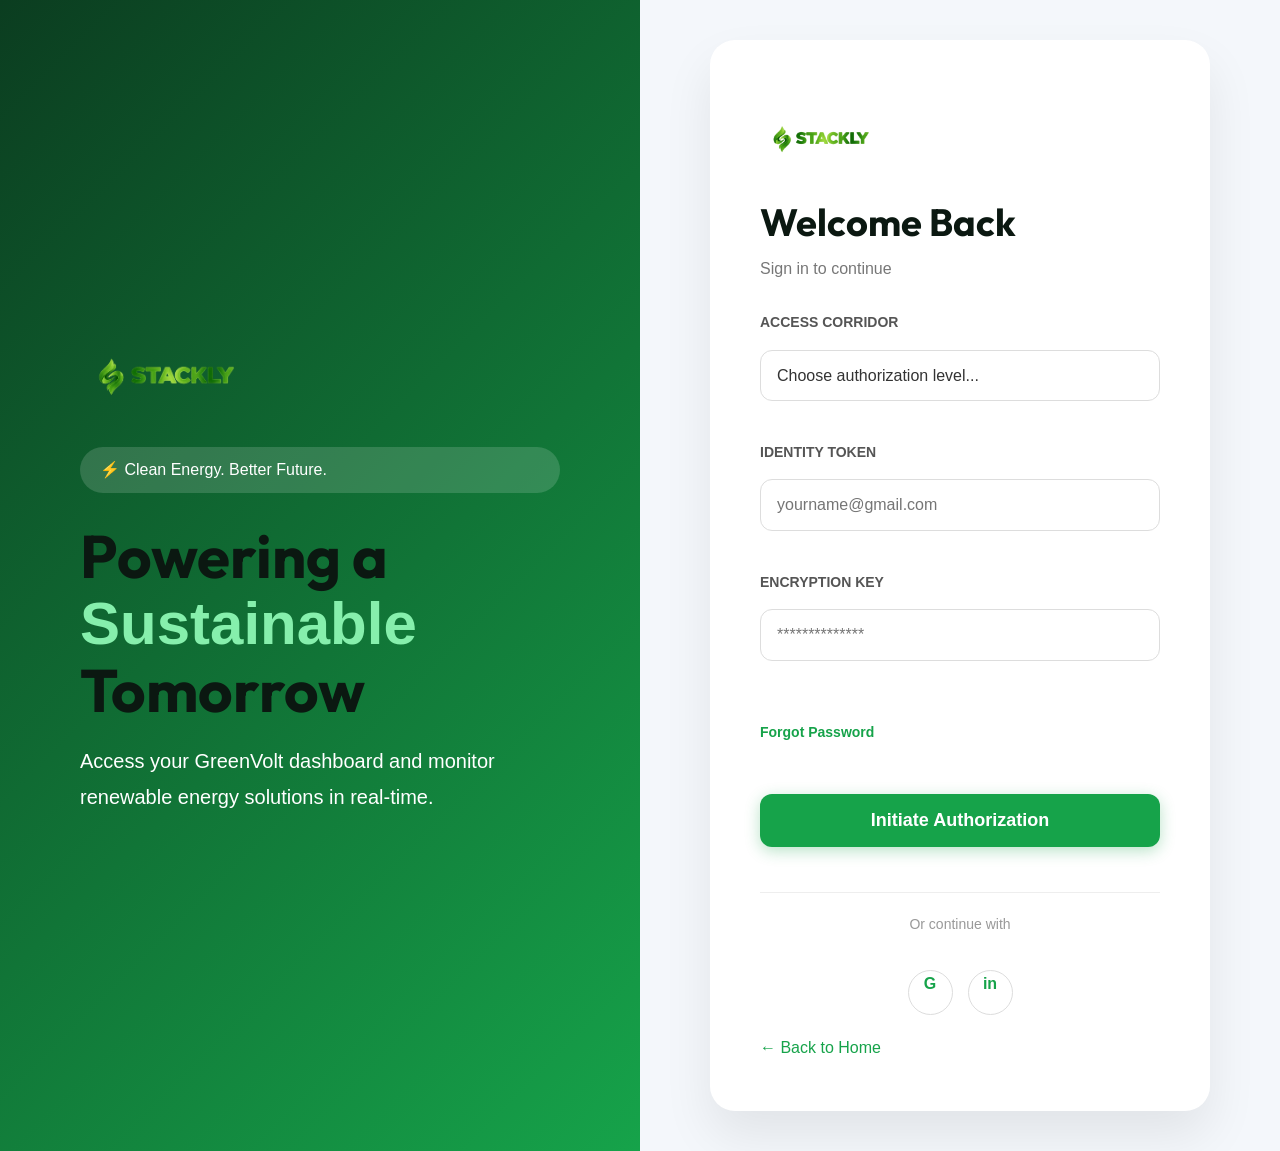
<file: login.html>
<!DOCTYPE html>
<html lang="en">

<head>
    <meta charset="UTF-8">
    <meta name="viewport" content="width=device-width, initial-scale=1.0">
    <title>GreenVolt Login</title>
    <link rel="stylesheet" href="style.css">
</head>

<body class="login-page">

    <body class="login-page">

        <div class="login-wrapper">

            <div class="login-left animate-slide-in-left">

                <div class="brand animate-fade-in-up delay-100">
                    <a href="index.html"><img src="images/green_logo.webp" alt="GreenVolt"></a>

                </div>

                <span class="badge">⚡ Clean Energy. Better Future.</span>

                <h2 class="animate-fade-in-up delay-200">
                    Powering a
                    <span>Sustainable</span>
                    Tomorrow
                </h2>

                <p class="animate-fade-in-up delay-300">
                    Access your GreenVolt dashboard and monitor renewable
                    energy solutions in real-time.
                </p>



            </div>

            <div class="login-right">

                <div class="login-card hover-lift animate-scale-in delay-200">
                    <a href="index.html"><img src="images/green_logo.webp" class="login-logo"></a>

                    <h2>Welcome Back</h2>
                    <p>Sign in to continue</p>

                    <form id="loginForm">

                        <div class="input-group" style="margin-bottom: 20px;">
                            <label for="authLevel"
                                style="display: block; margin-bottom: 8px; font-weight: 600; font-size: 14px; text-transform: uppercase; color: #555;">Access
                                Corridor</label>
                            <select id="authLevel" required>
                                <option value="" disabled selected>Choose authorization level...</option>
                                <option value="client">Client</option>
                                <option value="worker">Worker</option>
                                <option value="admin">Administrator</option>
                            </select>
                        </div>

                        <div class="input-group" style="margin-bottom: 20px;">
                            <label for="email"
                                style="display: block; margin-bottom: 8px; font-weight: 600; font-size: 14px; text-transform: uppercase; color: #555;">Identity
                                Token</label>
                            <input type="email" id="email" placeholder="yourname@gmail.com" required>
                        </div>

                        <div class="input-group" style="margin-bottom: 20px;">
                            <label for="password"
                                style="display: block; margin-bottom: 8px; font-weight: 600; font-size: 14px; text-transform: uppercase; color: #555;">Encryption
                                Key</label>
                            <input type="password" id="password" placeholder="**************" required>
                        </div>

                        <div class="form-options">

                            <a href="login.html" class="forgot-pwd">Forgot Password</a>
                        </div>

                        <button type="submit" class="btn-login-submit">
                            Initiate Authorization
                        </button>

                        <div class="social-login">
                            <p>Or continue with</p>
                            <div class="social-icons">
                                <a href="404.html" class="social-btn">G</a>
                                <a href="404.html" class="social-btn">in</a>
                            </div>
                        </div>

                    </form>

                    <a href="index.html">
                        ← Back to Home
                    </a>

                </div>

            </div>

        </div>

        <script>
            document.getElementById("loginForm").addEventListener("submit", function (e) {

                e.preventDefault();

                const email = document.getElementById("email").value;
                const authLevelSelect = document.getElementById("authLevel");
                const authLevel = authLevelSelect.options[authLevelSelect.selectedIndex].text;

                localStorage.setItem("loggedInUser", email);
                localStorage.setItem("authLevel", authLevel);

                window.location.href = "dashboard.html";

            });
        </script>

    </body>

</body>

</html>
</file>
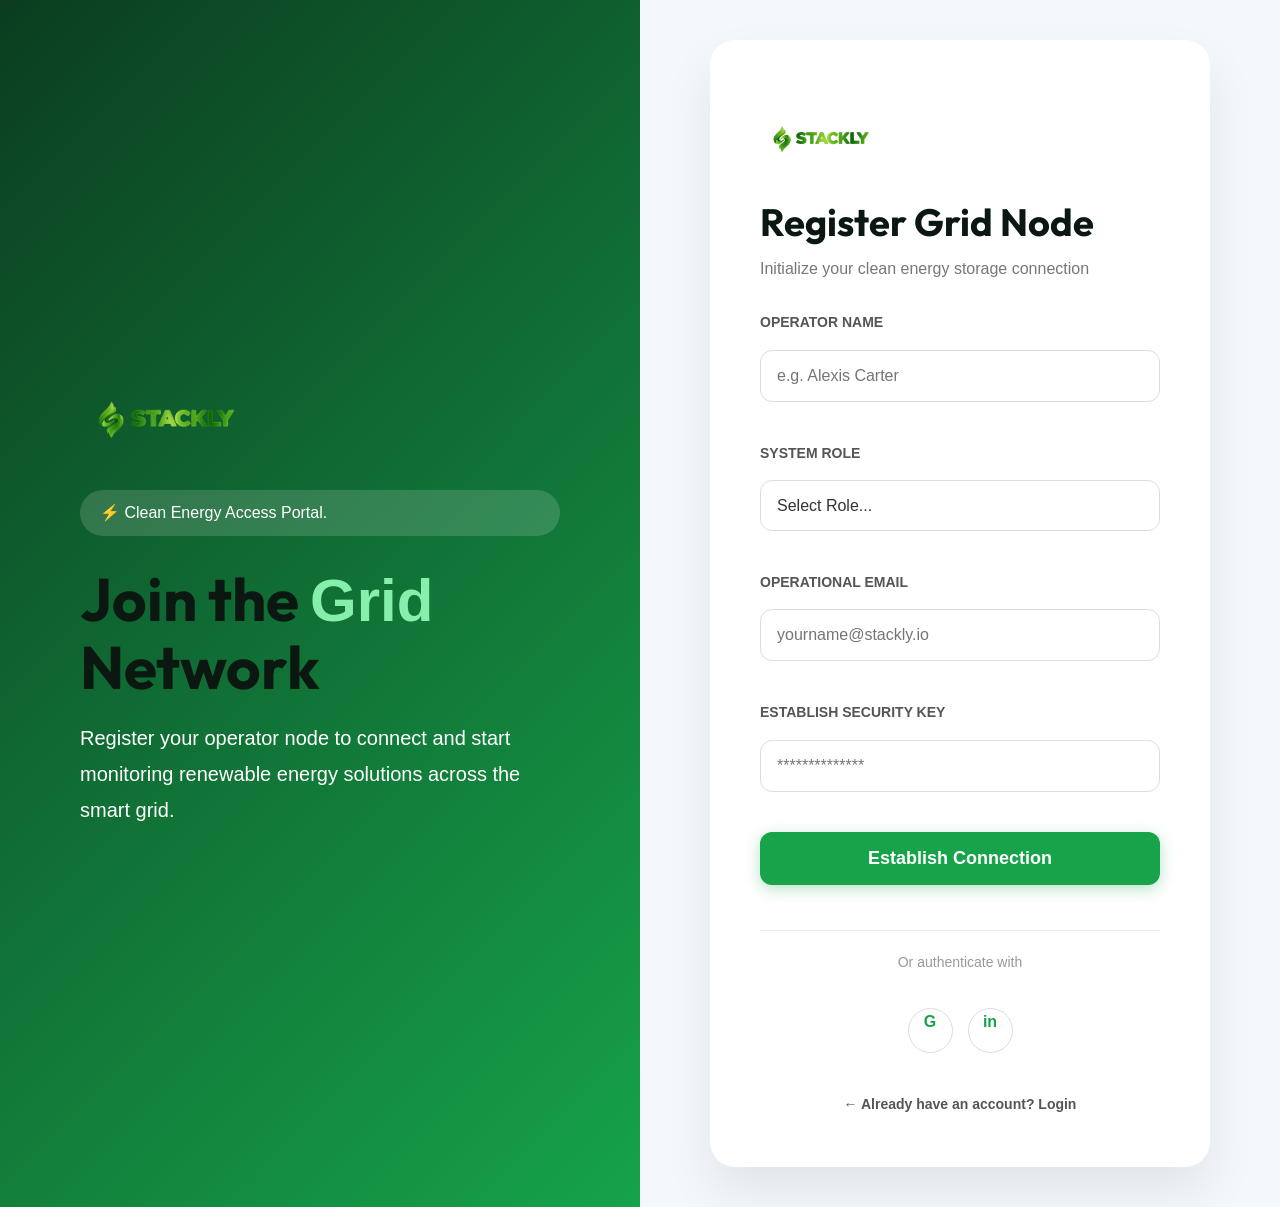
<file: signup.html>
<!DOCTYPE html>
<html lang="en">

<head>
    <meta charset="UTF-8">
    <meta name="viewport" content="width=device-width, initial-scale=1.0">
    <title>GreenVolt Sign Up</title>
    <link rel="stylesheet" href="style.css">
</head>

<body class="login-page">

    <div class="login-wrapper">

        <div class="login-left animate-slide-in-left">

            <div class="brand animate-fade-in-up delay-100">
                <a href="index.html"><img src="images/green_logo.webp" alt="GreenVolt"></a>
            </div>

            <span class="badge">⚡ Clean Energy Access Portal.</span>

            <h2 class="animate-fade-in-up delay-200">
                Join the
                <span>Grid</span>
                Network
            </h2>

            <p class="animate-fade-in-up delay-300">
                Register your operator node to connect and start monitoring renewable energy solutions across the smart grid.
            </p>

        </div>

        <div class="login-right">

            <div class="login-card hover-lift animate-scale-in delay-200">
                <a href="index.html"><img src="images/green_logo.webp" class="login-logo"></a>

                <h2>Register Grid Node</h2>
                <p>Initialize your clean energy storage connection</p>

                <form id="signupForm">

                    <div class="input-group" style="margin-bottom: 20px;">
                        <label for="name"
                            style="display: block; margin-bottom: 8px; font-weight: 600; font-size: 14px; text-transform: uppercase; color: #555;">Operator Name</label>
                        <input type="text" id="name" placeholder="e.g. Alexis Carter" required>
                    </div>

                    <div class="input-group" style="margin-bottom: 20px;">
                        <label for="authLevel"
                            style="display: block; margin-bottom: 8px; font-weight: 600; font-size: 14px; text-transform: uppercase; color: #555;">System Role</label>
                        <select id="authLevel" required>
                            <option value="" disabled selected hidden>Select Role...</option>
                            <option value="user">User / Consumer Node</option>
                            <option value="admin">Admin / Grid Operator</option>
                        </select>
                    </div>

                    <div class="input-group" style="margin-bottom: 20px;">
                        <label for="email"
                            style="display: block; margin-bottom: 8px; font-weight: 600; font-size: 14px; text-transform: uppercase; color: #555;">Operational Email</label>
                        <input type="email" id="email" placeholder="yourname@stackly.io" required>
                    </div>

                    <div class="input-group" style="margin-bottom: 20px;">
                        <label for="password"
                            style="display: block; margin-bottom: 8px; font-weight: 600; font-size: 14px; text-transform: uppercase; color: #555;">Establish Security Key</label>
                        <input type="password" id="password" placeholder="**************" required>
                    </div>

                    <button type="submit" class="btn-login-submit">
                        Establish Connection
                    </button>

                    <div class="social-login">
                        <p>Or authenticate with</p>
                        <div class="social-icons">
                            <a href="404.html" class="social-btn">G</a>
                            <a href="404.html" class="social-btn">in</a>
                        </div>
                    </div>

                </form>

                <div style="margin-top: 20px; text-align: center;">
                    <a href="login.html" style="font-size: 14px; color: #555; text-decoration: none; font-weight: 600; display: inline-block;">
                        ← Already have an account? Login
                    </a>
                </div>

            </div>

        </div>

    </div>

    <script>
        document.getElementById("signupForm").addEventListener("submit", function (e) {
            e.preventDefault();
            window.location.href = "login.html";
        });
    </script>

</body>

</html>
</file>
<file: style.css>
/* 
   GreenVolt - Powering Tomorrow
   CSS Styling System
*/

@import url('https://fonts.googleapis.com/css2?family=Inter:wght@300;400;500;600;700&family=Outfit:wght@400;500;600;700;800&display=swap');

:root {
    /* Color Palette */
    --primary-green: hsl(142, 72%, 29%);
    --primary-green-hover: hsl(142, 76%, 24%);
    --primary-green-rgb: 27, 122, 56;
    --light-green: hsl(142, 69%, 58%);
    --light-green-rgb: 76, 217, 100;
    --accent-glow: hsla(142, 69%, 58%, 0.15);

    /* Theme Light (Default) */
    --bg-primary: hsl(140, 20%, 99%);
    --bg-secondary: hsl(144, 25%, 97%);
    --text-main: hsl(144, 37%, 7%);
    --text-secondary: hsl(142, 9%, 35%);
    --text-muted: hsl(142, 5%, 50%);
    --card-bg: hsl(0, 0%, 100%);
    --card-shadow: 0 15px 35px rgba(27, 122, 56, 0.05);
    --card-shadow-hover: 0 25px 50px rgba(27, 122, 56, 0.12);
    --nav-bg: rgba(255, 255, 255, 0.8);
    --glass-bg: rgba(255, 255, 255, 0.7);
    --glass-border: rgba(255, 255, 255, 0.4);

    /* Animation & Transitions */
    --transition-fast: 0.2s cubic-bezier(0.4, 0, 0.2, 1);
    --transition-smooth: 0.4s cubic-bezier(0.4, 0, 0.2, 1);
    --transition-slow: 0.6s cubic-bezier(0.4, 0, 0.2, 1);

    /* Layout Constants */
    --header-height: 80px;
    --border-radius-sm: 8px;
    --border-radius-md: 16px;
    --border-radius-lg: 24px;
    --border-radius-pill: 50px;
}

/* Dark Mode Theme */
[data-theme="dark"] {
    --bg-primary: hsl(144, 23%, 9%);
    --bg-secondary: hsl(144, 25%, 15%);
    --text-main: hsl(0, 0%, 95%);
    --text-secondary: hsl(0, 0%, 70%);
    --text-muted: hsl(0, 0%, 50%);
    --card-bg: hsl(144, 25%, 13%);
    --card-shadow: 0 15px 35px rgba(0, 0, 0, 0.25);
    --card-shadow-hover: 0 25px 50px rgba(0, 0, 0, 0.35);
    --nav-bg: rgba(13, 35, 18, 0.85);
    --glass-bg: rgba(13, 35, 18, 0.6);
    --glass-border: rgba(76, 217, 100, 0.15);
}



/* 1. Global Reset & Base Styles */
* {
    box-sizing: border-box;
    margin: 0;
    padding: 0;
}

html {
    scroll-behavior: smooth;
    font-size: 16px;
    overflow-x: hidden;
}

body {
    font-family: 'Inter', sans-serif;
    background-color: var(--bg-primary);
    color: var(--text-main);
    line-height: 1.6;
    overflow-x: hidden;
    transition: background-color var(--transition-smooth), color var(--transition-smooth);
}

h1,
h2,
h3,
h4,
h5,
h6 {
    font-family: 'Outfit', sans-serif;
    font-weight: 700;
    line-height: 1.2;
    color: var(--text-main);
}

a {
    text-decoration: none;
    color: inherit;
    transition: color var(--transition-fast);
}

ul {
    list-style: none;
}

img {
    max-width: 100%;
    height: auto;
    display: block;
}

button,
input,
textarea {
    font-family: inherit;
    border: none;
    outline: none;
    background: none;
}

/* Custom Scrollbar */
::-webkit-scrollbar {
    width: 10px;
}

::-webkit-scrollbar-track {
    background: var(--bg-secondary);
}

::-webkit-scrollbar-thumb {
    background: var(--primary-green);
    border-radius: var(--border-radius-pill);
    border: 2px solid var(--bg-secondary);
}

::-webkit-scrollbar-thumb:hover {
    background: var(--primary-green-hover);
}

/* 2. Layout & Typography Utilities */
.container {
    max-width: 1200px;
    margin: 0 auto;
    padding: 0 24px;
}

.section {
    padding: 100px 0;
    position: relative;
}

.error-page {
    min-height: 100vh;
    display: flex;
    align-items: center;
    justify-content: center;
    background: linear-gradient(180deg, rgba(236, 251, 236, 1) 0%, rgba(245, 250, 244, 1) 100%);
    padding: 80px 24px;
}

.error-panel {
    position: relative;
    width: min(100%, 760px);
    padding: 60px 52px;
    border-radius: 32px;
    background: rgba(255, 255, 255, 0.96);
    box-shadow: 0 45px 110px rgba(27, 122, 56, 0.11);
    border: 1px solid rgba(27, 122, 56, 0.14);
    overflow: hidden;
}

.error-panel::before {
    content: '';
    position: absolute;
    inset: 0;
    background: radial-gradient(circle at top left, rgba(76, 217, 100, 0.12), transparent 28%),
        radial-gradient(circle at bottom right, rgba(27, 122, 56, 0.08), transparent 26%);
    pointer-events: none;
}

[data-theme="dark"] .error-panel {
    background: rgba(7, 17, 9, 0.9);
    border-color: rgba(255, 255, 255, 0.08);
    box-shadow: 0 35px 80px rgba(0, 0, 0, 0.22);
}

.error-code {
    font-size: clamp(5rem, 12vw, 8rem);
    font-weight: 900;
    color: var(--primary-green);
    letter-spacing: -0.05em;
    margin-bottom: 0.6rem;
}

.error-message {
    font-size: clamp(1.8rem, 3vw, 2.4rem);
    line-height: 1.05;
    margin-bottom: 1.25rem;
}

.error-description {
    color: var(--text-secondary);
    max-width: 540px;
    margin: 0 auto 2rem auto;
    font-size: 1.05rem;
    line-height: 1.8;
}

.error-actions {
    display: flex;
    flex-wrap: wrap;
    justify-content: center;
    gap: 16px;
    margin-bottom: 1.25rem;
}

.error-detail {
    color: var(--text-muted);
    font-size: 0.95rem;
    line-height: 1.75;
}

.error-header {
    display: flex;
    align-items: center;
    justify-content: space-between;
    gap: 14px;
    margin-bottom: 24px;
    position: relative;
    z-index: 2;
}

.error-header .logo img {
    height: 42px;
    display: block;
}

.error-header-actions {
    display: flex;
    gap: 10px;
}

.error-search-form {
    width: 100%;
    display: flex;
    flex-wrap: wrap;
    justify-content: center;
    gap: 12px;
    margin-top: 12px;
}

.error-search-input {
    width: min(100%, 420px);
    padding: 14px 18px;
    border: 1px solid rgba(27, 122, 56, 0.18);
    border-radius: 14px;
    background: rgba(255, 255, 255, 0.95);
    color: var(--text-main);
    font-size: 0.98rem;
    transition: border-color var(--transition-fast), box-shadow var(--transition-fast);
}

.error-search-input:focus {
    border-color: var(--primary-green);
    box-shadow: 0 0 0 4px rgba(76, 217, 100, 0.12);
}

.error-links-block {
    margin-top: 24px;
    z-index: 2;
}

.error-links {
    display: flex;
    flex-wrap: wrap;
    gap: 12px;
    margin-top: 12px;
    padding-left: 0;
    list-style: none;
}

.error-links li {
    margin: 0;
}

.error-links a {
    color: var(--text-secondary);
    border-bottom: 1px dashed rgba(27, 122, 56, 0.35);
    padding-bottom: 1px;
    transition: color var(--transition-fast), border-color var(--transition-fast);
}

.error-links a:hover,
.error-links a:focus {
    color: var(--primary-green);
    border-color: var(--primary-green);
}

.error-contact {
    margin-top: 24px;
    z-index: 2;
}

.glow-orb {
    position: absolute;
    width: 260px;
    height: 260px;
    border-radius: 50%;
    filter: blur(70px);
    opacity: 0.32;
    z-index: 0;
    animation: float 12s infinite ease-in-out alternate;
}

.orb-1 {
    background: rgba(76, 217, 100, 0.35);
    top: -60px;
    left: -50px;
}

.orb-2 {
    background: rgba(27, 122, 56, 0.3);
    bottom: -60px;
    right: -40px;
}

@media (max-width: 720px) {
    .error-panel {
        padding: 40px 24px;
    }

    .error-actions {
        flex-direction: column;
    }

    .partners-grid {
        grid-template-columns: 1fr;
        gap: 16px;
    }

    .faq-grid {
        grid-template-columns: 1fr;
        gap: 16px;
    }

    .stats-bar {
        grid-template-columns: 1fr;
    }

    .stats-bar-wrapper {
        width: calc(100% - 32px);
        bottom: -90px;
    }

    .hero-title {
        font-size: 2.4rem;
    }

    .hero-subtitle,
    .section-subtitle {
        font-size: 1rem;
    }
}

.text-center {
    text-align: center;
}

.section-tag {
    font-family: 'Outfit', sans-serif;
    font-size: 0.85rem;
    font-weight: 700;
    color: var(--primary-green);
    text-transform: uppercase;
    letter-spacing: 2px;
    margin-bottom: 12px;
    display: inline-block;
}

.section-title {
    font-size: 2.5rem;
    font-weight: 800;
    margin-bottom: 20px;
    letter-spacing: -0.5px;
}

.section-title span {
    color: var(--primary-green);
}

.section-subtitle {
    color: var(--text-secondary);
    max-width: 600px;
    margin: 0 auto 50px auto;
    font-size: 1.1rem;
}

/* Partners Grid */
.partners-grid {
    display: grid;
    grid-template-columns: repeat(4, 1fr);
    gap: 20px;
    align-items: center;
    margin-top: 24px;
}

.partner-card {
    background: var(--card-bg);
    border-radius: 12px;
    padding: 18px;
    display: flex;
    align-items: center;
    justify-content: center;
    box-shadow: var(--card-shadow);
    border: 1px solid var(--glass-border);
    min-height: 80px;
    transition: transform var(--transition-fast), box-shadow var(--transition-fast);
}

.partner-card:hover {
    transform: translateY(-4px);
    box-shadow: var(--card-shadow-hover);
}

.partner-logo {
    width: 100%;
    height: 100%;
    display: flex;
    align-items: center;
    justify-content: center;
    min-height: 160px;
}

.partner-logo svg {
    width: 100%;
    height: 100%;
    max-width: 180px;
    max-height: 180px;
    transition: transform var(--transition-smooth);
}

.partner-card:hover .partner-logo svg {
    transform: scale(1.05);
}

.partner-card img {
    max-height: 48px;
    width: auto;
    object-fit: contain;
}

/* FAQ */
.faq-grid {
    display: grid;
    grid-template-columns: repeat(2, 1fr);
    gap: 18px;
    margin-top: 12px;
}

.faq-grid details {
    background: var(--card-bg);
    padding: 18px 20px;
    border-radius: 12px;
    border: 1px solid var(--glass-border);
    box-shadow: var(--card-shadow);
}

.faq-grid summary {
    font-weight: 700;
    cursor: pointer;
    list-style: none;
    outline: none;
}

.faq-grid p {
    margin-top: 10px;
    color: var(--text-secondary);
    line-height: 1.6;
}

@media (max-width: 900px) {
    .partners-grid {
        grid-template-columns: repeat(2, 1fr);
    }

    .faq-grid {
        grid-template-columns: 1fr;
    }
}

/* Common Button Styling */
.btn {
    display: inline-flex;
    align-items: center;
    justify-content: center;
    gap: 8px;
    padding: 14px 28px;
    border-radius: var(--border-radius-pill);
    font-weight: 600;
    font-size: 0.95rem;
    cursor: pointer;
    transition: transform var(--transition-fast), background-color var(--transition-fast), box-shadow var(--transition-fast);
}

.btn-primary {
    background-color: var(--primary-green);
    color: #ffffff;
    box-shadow: 0 4px 15px rgba(27, 122, 56, 0.2);
}

.btn-primary:hover {
    background-color: var(--primary-green-hover);
    box-shadow: 0 6px 20px rgba(27, 122, 56, 0.35);
    transform: translateY(-2px);
}

.btn-secondary {
    background-color: transparent;
    color: var(--text-main);
    border: 2px solid var(--text-muted);
}

.btn-secondary:hover {
    border-color: var(--primary-green);
    color: var(--primary-green);
    transform: translateY(-2px);
}

.btn-text {
    display: inline-flex;
    align-items: center;
    gap: 8px;
    font-weight: 600;
    color: var(--text-main);
    cursor: pointer;
    transition: color var(--transition-fast), transform var(--transition-fast);
}

.btn-text:hover {
    color: var(--primary-green);
}

.btn-text:hover .play-icon-container {
    transform: scale(1.1);
    box-shadow: 0 0 20px var(--accent-glow);
}

/* 3. Header & Navigation */
.header {
    position: fixed;
    top: 0;
    left: 0;
    width: 100%;
    height: var(--header-height);
    display: flex;
    align-items: center;
    z-index: 1000;
    transition: background-color var(--transition-smooth), backdrop-filter var(--transition-smooth), border var(--transition-smooth), height var(--transition-smooth);
}

.header.sticky {
    height: 70px;
    background-color: var(--nav-bg);
    backdrop-filter: blur(12px);
    border-bottom: 1px solid var(--glass-border);
    box-shadow: 0 4px 30px rgba(0, 0, 0, 0.03);
}

.header .container {
    width: 100%;
    display: flex;
    align-items: center;
    justify-content: space-between;
}

.logo {
    display: flex;
    align-items: center;
    gap: 8px;
    font-family: 'Outfit', sans-serif;
    font-size: 1.5rem;
    font-weight: 800;
    color: var(--text-main);
    transition: transform var(--transition-fast);
}

.logo:hover {
    transform: scale(1.02);
}

.logo img {
    height: 72px;
    width: auto;
    object-fit: contain;
    transition: height var(--transition-smooth);
}

.header.sticky .logo img {
    height: 72px;
}

.logo.footer-logo img {
    height: 72px;
}

.logo span {
    color: var(--primary-green);
}

.logo-sub {
    font-size: 0.65rem;
    font-weight: 600;
    letter-spacing: 1px;
    text-transform: uppercase;
    display: block;
    color: var(--text-secondary);
    margin-top: -3px;
}

.nav-menu {
    display: flex;
    align-items: center;
    gap: 32px;
}

.nav-link {
    font-weight: 500;
    color: var(--text-secondary);
    font-size: 0.95rem;
    position: relative;
    padding: 6px 0;
}

.nav-link::after {
    content: '';
    position: absolute;
    bottom: 0;
    left: 0;
    width: 0;
    height: 2.5px;
    background-color: var(--primary-green);
    border-radius: var(--border-radius-pill);
    transition: width var(--transition-fast);
}

.nav-link:hover,
.nav-link.active {
    color: var(--primary-green);
}

.nav-link.active::after,
.nav-link:hover::after {
    width: 100%;
}

.header-actions {
    display: flex;
    align-items: center;
    gap: 16px;
}



.btn-login {
    display: inline-flex;
    align-items: center;
    gap: 8px;
    padding: 10px 22px;
    background-color: var(--primary-green);
    color: #ffffff !important;
    border-radius: var(--border-radius-pill);
    font-weight: 600;
    box-shadow: 0 4px 10px rgba(27, 122, 56, 0.15);
}

.btn-login:hover {
    background-color: var(--primary-green-hover);
    transform: translateY(-1px);
}

/* Dark Mode Toggle Button */
.btn-dark-mode {
    display: flex;
    align-items: center;
    justify-content: center;
    width: 40px;
    height: 40px;
    border-radius: 50%;
    background-color: var(--bg-secondary);
    color: var(--text-main);
    cursor: pointer;
    transition: background-color var(--transition-fast), color var(--transition-fast), transform var(--transition-fast);
    position: relative;
}

.btn-dark-mode:hover {
    background-color: var(--primary-green);
    color: #ffffff;
    transform: scale(1.05);
}

.btn-dark-mode .sun-icon,
.btn-dark-mode .moon-icon {
    position: absolute;
    width: 20px;
    height: 20px;
    transition: opacity var(--transition-fast), transform var(--transition-fast);
}

.btn-dark-mode .sun-icon {
    opacity: 1;
    transform: rotate(0deg) scale(1);
}

.btn-dark-mode .moon-icon {
    opacity: 0;
    transform: rotate(-180deg) scale(0);
}

[data-theme="dark"] .btn-dark-mode .sun-icon {
    opacity: 0;
    transform: rotate(180deg) scale(0);
}

[data-theme="dark"] .btn-dark-mode .moon-icon {
    opacity: 1;
    transform: rotate(0deg) scale(1);
}

.hamburger {
    display: none;
    flex-direction: column;
    gap: 6px;
    cursor: pointer;
    z-index: 1001;
    padding: 4px;
}

.hamburger span {
    display: block;
    width: 24px;
    height: 2.5px;
    background-color: var(--text-main);
    border-radius: var(--border-radius-pill);
    transition: transform var(--transition-fast), opacity var(--transition-fast);
}

.hamburger.active span:nth-child(1) {
    transform: translateY(8.5px) rotate(45deg);
}

.hamburger.active span:nth-child(2) {
    opacity: 0;
}

.hamburger.active span:nth-child(3) {
    transform: translateY(-8.5px) rotate(-45deg);
}

/* ========== Mobile Navigation ========== */
@media (max-width: 768px) {
    .hamburger {
        display: flex;
    }

    .nav-menu {
        position: fixed;
        top: 0;
        left: 0;
        width: 100%;
        height: 100vh;
        flex-direction: column;
        align-items: center;
        justify-content: center;
        gap: 24px;
        background-color: var(--bg-primary);
        opacity: 0;
        visibility: hidden;
        transform: translateY(-20px);
        transition: opacity var(--transition-smooth), transform var(--transition-smooth), visibility var(--transition-smooth);
        z-index: 999;
    }

    .nav-menu.active {
        opacity: 1;
        visibility: visible;
        transform: translateY(0);
    }

    .nav-link {
        font-size: 1.35rem;
        font-weight: 600;
        padding: 10px 0;
    }

    .header-actions {
        gap: 12px;
    }

    .btn-login {
        padding: 8px 16px;
        font-size: 0.85rem;
    }

    .header .container {
        padding: 0 16px;
    }
}

/* 4. Hero Section */
.hero {
    min-height: 100vh;
    padding-top: calc(var(--header-height) + 40px);
    padding-bottom: 100px;
    display: flex;
    align-items: center;
    position: relative;
    background-image: linear-gradient(to bottom, rgba(255, 255, 255, 0.7), var(--bg-primary)), url('images/hero_bg.webp');
    background-size: cover;
    background-position: center;
    background-repeat: no-repeat;
}

[data-theme="dark"] .hero {
    background-image: linear-gradient(to bottom, rgba(6, 19, 10, 0.75), var(--bg-primary)), url('images/hero_bg.webp');
}

.hero-content {
    max-width: 650px;
    z-index: 2;
}

.hero-tag {
    font-size: 0.9rem;
    font-weight: 700;
    color: var(--primary-green);
    letter-spacing: 2px;
    text-transform: uppercase;
    margin-bottom: 20px;
    display: block;
}

.hero-title {
    font-size: 4rem;
    line-height: 1.1;
    font-weight: 800;
    margin-bottom: 24px;
    letter-spacing: -1.5px;
}

.hero-title span.highlight {
    color: var(--primary-green);
    position: relative;
    display: inline-block;
}

.hero-subtitle {
    font-size: 1.15rem;
    color: var(--text-secondary);
    margin-bottom: 40px;
    line-height: 1.7;
}

.hero-btns {
    display: flex;
    align-items: center;
    gap: 24px;
}

.play-icon-container {
    width: 48px;
    height: 48px;
    border-radius: 50%;
    background-color: var(--bg-secondary);
    color: var(--primary-green);
    display: flex;
    align-items: center;
    justify-content: center;
    box-shadow: 0 4px 15px rgba(0, 0, 0, 0.05);
    transition: transform var(--transition-fast), box-shadow var(--transition-fast);
}

.play-icon-container svg {
    margin-left: 2px;
    fill: currentColor;
    width: 16px;
    height: 16px;
}

/* Floating Stats Bar */
.stats-bar-wrapper {
    position: absolute;
    bottom: -150px;
    left: 50%;
    transform: translateX(-50%);
    width: min(calc(100% - 48px), 1152px);
    z-index: 5;
    pointer-events: auto;
}

.stats-bar {
    width: 100%;
    background-color: var(--glass-bg);
    backdrop-filter: blur(20px);
    border: 1px solid var(--glass-border);
    border-radius: var(--border-radius-lg);
    padding: 30px;
    display: grid;
    grid-template-columns: repeat(4, minmax(200px, 1fr));
    gap: 12px;
    align-items: stretch;
    box-shadow: var(--card-shadow);
}

.stats-item {
    display: flex;
    flex-direction: column;
    align-items: center;
    justify-content: center;
    text-align: center;
    border-right: 1px solid var(--glass-border);
    padding: 22px 14px;
    min-height: 150px;
}

.stats-item:last-child {
    border-right: none;
}

.stats-icon {
    display: inline-flex;
    align-items: center;
    justify-content: center;
    width: 44px;
    height: 44px;
    border-radius: 50%;
    background-color: rgba(76, 217, 100, 0.15);
    color: var(--primary-green);
    margin-bottom: 12px;
}

.stats-icon svg {
    width: 20px;
    height: 20px;
    fill: currentColor;
}

.stats-num {
    font-family: 'Outfit', sans-serif;
    font-size: 2.2rem;
    font-weight: 800;
    color: var(--text-main);
    line-height: 1;
    margin-bottom: 6px;
}

.stats-label {
    font-size: 0.85rem;
    color: var(--text-secondary);
    font-weight: 500;
    text-transform: uppercase;
    letter-spacing: 0.5px;
}

/* 5. Services Section */
.services {
    padding-top: 160px;
    /* Offset the stats bar overlap */
    background-color: var(--bg-primary);
}

.services-grid {
    display: grid;
    grid-template-columns: repeat(4, 1fr);
    gap: 24px;
}

.service-card {
    background-color: var(--card-bg);
    border-radius: var(--border-radius-lg);
    padding: 40px 30px;
    box-shadow: var(--card-shadow);
    border: 1px solid var(--glass-border);
    text-align: center;
    transition: transform var(--transition-smooth), box-shadow var(--transition-smooth);
    position: relative;
    overflow: hidden;
}

.service-card::before {
    content: '';
    position: absolute;
    top: 0;
    left: 0;
    width: 100%;
    height: 4px;
    background: linear-gradient(90deg, var(--light-green), var(--primary-green));
    opacity: 0;
    transition: opacity var(--transition-smooth);
}

.service-card:hover {
    transform: translateY(-8px);
    box-shadow: var(--card-shadow-hover);
}

.service-card:hover::before {
    opacity: 1;
}

.service-icon-wrapper {
    display: inline-flex;
    align-items: center;
    justify-content: center;
    width: 80px;
    height: 80px;
    border-radius: 50%;
    background-color: var(--bg-secondary);
    color: var(--primary-green);
    margin-bottom: 24px;
    transition: background-color var(--transition-smooth), color var(--transition-smooth);
}

.service-card:hover .service-icon-wrapper {
    background: linear-gradient(135deg, var(--light-green), var(--primary-green));
    color: #ffffff;
}

.service-icon-wrapper svg {
    width: 36px;
    height: 36px;
    fill: currentColor;
    transition: transform var(--transition-smooth);
}

/* Rotate turbine icon on hover */
.service-card:hover .icon-wind {
    transform: rotate(180deg);
}

/* Scale storage battery icon on hover */
.service-card:hover .icon-storage {
    transform: scale(1.1);
}

/* Pulse glow solar icon */
.service-card:hover .icon-solar {
    filter: drop-shadow(0 0 8px rgba(76, 217, 100, 0.6));
}

.service-title {
    font-size: 1.35rem;
    font-weight: 700;
    margin-bottom: 12px;
}

.service-desc {
    color: var(--text-secondary);
    font-size: 0.95rem;
    margin-bottom: 24px;
    line-height: 1.6;
}

.service-arrow {
    display: inline-flex;
    align-items: center;
    justify-content: center;
    width: 36px;
    height: 36px;
    border-radius: 50%;
    background-color: var(--bg-secondary);
    color: var(--primary-green);
    cursor: pointer;
    transition: background-color var(--transition-fast), color var(--transition-fast), transform var(--transition-fast);
}

.service-card:hover .service-arrow {
    background-color: var(--primary-green);
    color: #ffffff;
    transform: translateX(3px);
}

.service-arrow svg {
    width: 14px;
    height: 14px;
    fill: currentColor;
}

/* 6. About Section */
.about {
    background-color: var(--bg-secondary);
}

.about .container {
    display: grid;
    grid-template-columns: 1.1fr 0.9fr;
    gap: 80px;
    align-items: center;
}

.about-content {
    max-width: 600px;
}

.about-features {
    display: flex;
    flex-wrap: wrap;
    gap: 20px;
    margin: 32px 0 40px 0;
}

.about-feature {
    display: flex;
    align-items: center;
    gap: 12px;
    flex: 1 1 250px;
}

.about-feature-icon {
    display: flex;
    align-items: center;
    justify-content: center;
    width: 40px;
    height: 40px;
    border-radius: 50%;
    background-color: rgba(27, 122, 56, 0.1);
    color: var(--primary-green);
}

.about-feature-icon svg {
    width: 18px;
    height: 18px;
    fill: currentColor;
}

.about-feature span {
    font-weight: 600;
    font-size: 0.95rem;
    color: var(--text-main);
}

/* About Right Column - Image & floating badges */
.about-media {
    position: relative;
    display: flex;
    justify-content: center;
}

.about-img-container {
    border-radius: var(--border-radius-lg);
    overflow: hidden;
    box-shadow: var(--card-shadow);
    position: relative;
}

.about-img-container::before {
    content: '';
    position: absolute;
    top: 0;
    left: 0;
    width: 100%;
    height: 100%;
    background: linear-gradient(to top, rgba(27, 122, 56, 0.15), transparent);
    z-index: 1;
}

.about-img {
    transition: transform var(--transition-slow);
}

.about-media:hover .about-img {
    transform: scale(1.03);
}

/* Floating Badges */
.floating-badge {
    position: absolute;
    background-color: var(--glass-bg);
    backdrop-filter: blur(12px);
    border: 1px solid var(--glass-border);
    border-radius: 50%;
    width: 56px;
    height: 56px;
    display: flex;
    align-items: center;
    justify-content: center;
    box-shadow: 0 10px 25px rgba(0, 0, 0, 0.08);
    color: var(--primary-green);
    z-index: 2;
    animation: float 4s ease-in-out infinite;
}

.floating-badge svg {
    width: 22px;
    height: 22px;
    fill: currentColor;
}

.floating-badge-1 {
    top: 10%;
    right: -20px;
    animation-delay: 0s;
}

.floating-badge-2 {
    bottom: 25%;
    left: -25px;
    animation-delay: 1s;
}

.floating-badge-3 {
    top: 40%;
    left: -15px;
    animation-delay: 2s;
}

.floating-badge-4 {
    bottom: 8%;
    right: 5%;
    animation-delay: 3s;
}

@keyframes float {
    0% {
        transform: translateY(0px);
    }

    50% {
        transform: translateY(-10px);
    }

    100% {
        transform: translateY(0px);
    }
}

/* 7. Call To Action Banner (Bottom Footer Banner) */
.cta-banner {
    padding: 80px 0 60px 0;
    background: linear-gradient(rgba(8, 29, 15, 0.88), rgba(8, 29, 15, 0.94)), url('images/cta_bg.webp');
    background-size: cover;
    background-position: center;
    background-repeat: no-repeat;
    background-attachment: fixed;
    color: #ffffff;
    position: relative;
    overflow: hidden;
}

.cta-banner::after {
    content: '';
    position: absolute;
    bottom: 0;
    left: 0;
    width: 100%;
    height: 3px;
    background: linear-gradient(90deg, rgba(76, 217, 100, 0.25), rgba(27, 122, 56, 0.25), rgba(76, 217, 100, 0.25));
}

.cta-container {
    display: flex;
    flex-direction: column;
    gap: 50px;
}

.cta-main-row {
    display: flex;
    align-items: center;
    justify-content: space-between;
}

.cta-title-group {
    display: flex;
    align-items: center;
    gap: 20px;
}

.cta-leaf-icon {
    display: flex;
    align-items: center;
    justify-content: center;
    width: 60px;
    height: 60px;
    border-radius: 50%;
    border: 2px dashed rgba(76, 217, 100, 0.4);
    color: var(--light-green);
    animation: rotateDashed 20s linear infinite;
}

.cta-leaf-icon svg {
    width: 24px;
    height: 24px;
    fill: currentColor;
}

@keyframes rotateDashed {
    100% {
        transform: rotate(360deg);
    }
}

.cta-heading {
    font-size: 2.2rem;
    font-weight: 800;
    color: #ffffff;
    line-height: 1.2;
}

.cta-heading span {
    color: var(--light-green);
}

.btn-cta {
    background-color: var(--light-green);
    color: hsl(143, 56%, 5%);
    font-weight: 700;
    box-shadow: 0 4px 15px rgba(76, 217, 100, 0.3);
}

.btn-cta:hover {
    background-color: #ffffff;
    color: var(--primary-green);
    box-shadow: 0 6px 20px rgba(255, 255, 255, 0.4);
}

/* Banner Highlights Row */
.cta-highlights {
    display: grid;
    grid-template-columns: repeat(4, 1fr);
    gap: 30px;
    border-top: 1px solid rgba(255, 255, 255, 0.1);
    padding-top: 40px;
}

.highlight-item {
    display: flex;
    align-items: flex-start;
    gap: 16px;
}

.highlight-icon {
    color: var(--light-green);
    flex-shrink: 0;
    margin-top: 4px;
}

.highlight-icon svg {
    width: 20px;
    height: 20px;
    fill: currentColor;
}

.highlight-title {
    font-size: 1rem;
    font-weight: 600;
    color: #ffffff;
    margin-bottom: 2px;
}

.highlight-desc {
    font-size: 0.85rem;
    color: rgba(255, 255, 255, 0.7);
}

/* 8. Main Footer Section */
.footer {
    background-color: var(--bg-secondary);
    padding: 80px 0 40px 0;
    border-top: 1px solid var(--glass-border);
    margin-top: 100px;
}

.footer-top {
    margin-bottom: 48px;
}

.footer-grid {
    display: grid;
    grid-template-columns: 1.5fr 1fr 1fr 1fr;
    gap: 48px;
    align-items: start;
}

/* Footer Sections */
.footer-section {
    display: flex;
    flex-direction: column;
}

/* Brand Section */
.footer-brand-section {
    gap: 16px;
    padding-right: 24px;
}

.footer-logo {
    margin-bottom: 4px;
    display: inline-block;
}

.footer-logo img {
    height: 70px;
    width: auto;
    transition: transform var(--transition-fast);
}

.footer-logo:hover img {
    transform: scale(1.05);
}

.footer-desc {
    color: var(--text-secondary);
    font-size: 0.9rem;
    line-height: 1.7;
    margin-bottom: 0;
}

/* Footer Title */
.footer-title {
    font-size: 1rem;
    font-weight: 700;
    color: var(--text-main);
    margin-bottom: 24px;
    position: relative;
    padding-bottom: 0;
    letter-spacing: -0.2px;
}

/* Footer Links */
.footer-links {
    display: flex;
    flex-direction: column;
    gap: 14px;
    list-style: none;
}

.footer-link {
    color: var(--text-secondary);
    font-size: 0.9rem;
    display: inline-flex;
    align-items: center;
    gap: 6px;
    transition: all var(--transition-fast);
    position: relative;
}

.footer-link::before {
    content: '';
    display: none;
}

.footer-link:hover {
    color: var(--primary-green);
    padding-left: 0;
    transform: translateX(4px);
}

/* Follow Us / Social Section */
.footer-social-section {
    gap: 0;
}

.footer-socials {
    display: flex;
    gap: 10px;
    align-items: center;
    flex-wrap: wrap;
}

.social-icon {
    width: 40px;
    height: 40px;
    border-radius: 50%;
    background-color: rgba(27, 122, 56, 0.08);
    border: 1.5px solid rgba(27, 122, 56, 0.2);
    color: var(--primary-green);
    display: flex;
    align-items: center;
    justify-content: center;
    transition: all var(--transition-fast);
    cursor: pointer;
}

.social-icon:hover {
    background-color: var(--primary-green);
    border-color: var(--primary-green);
    color: #ffffff;
    transform: translateY(-4px);
    box-shadow: 0 4px 12px rgba(27, 122, 56, 0.2);
}

.social-icon svg {
    width: 16px;
    height: 16px;
    fill: currentColor;
}

/* Footer Bottom */
.footer-bottom {
    padding-top: 28px;
    border-top: 1px solid var(--glass-border);
}

.footer-bottom-content {
    display: flex;
    align-items: center;
    justify-content: space-between;
    gap: 20px;
    flex-wrap: wrap;
}

.copyright {
    font-size: 0.88rem;
    color: var(--text-muted);
    margin: 0;
    font-weight: 500;
}

.footer-bottom-links {
    display: flex;
    align-items: center;
    gap: 28px;
    flex-wrap: wrap;
    justify-content: flex-end;
}

.footer-bottom-link {
    font-size: 0.88rem;
    color: var(--text-secondary);
    transition: all var(--transition-fast);
    font-weight: 500;
    position: relative;
}

.footer-bottom-link::after {
    content: '';
    position: absolute;
    bottom: -2px;
    left: 0;
    width: 0;
    height: 1.5px;
    background-color: var(--primary-green);
    transition: width var(--transition-fast);
}

.footer-bottom-link:hover {
    color: var(--primary-green);
}

.footer-bottom-link:hover::after {
    width: 100%;
}

/* Dark Mode - Footer Styles */
[data-theme="dark"] .footer-desc {
    color: var(--text-secondary);
}

[data-theme="dark"] .social-title {
    color: var(--text-muted);
}

[data-theme="dark"] .social-icon {
    background-color: rgba(76, 217, 100, 0.08);
    border-color: rgba(76, 217, 100, 0.15);
    color: var(--light-green);
}

[data-theme="dark"] .social-icon:hover {
    background-color: var(--primary-green);
    border-color: var(--primary-green);
    color: #ffffff;
}

[data-theme="dark"] .footer-title {
    color: var(--text-main);
}

[data-theme="dark"] .footer-link {
    color: var(--text-secondary);
}

[data-theme="dark"] .footer-link::before {
    color: var(--light-green);
}

[data-theme="dark"] .footer-link:hover {
    color: var(--light-green);
}

[data-theme="dark"] .info-icon {
    background-color: rgba(76, 217, 100, 0.1);
    color: var(--light-green);
}

[data-theme="dark"] .info-item:hover .info-icon {
    background-color: rgba(76, 217, 100, 0.15);
}

[data-theme="dark"] .info-label {
    color: var(--text-muted);
}

[data-theme="dark"] .info-item span {
    color: var(--text-secondary);
}

[data-theme="dark"] .info-item:hover span {
    color: var(--text-main);
}

[data-theme="dark"] .footer-bottom-link {
    color: var(--text-secondary);
}

[data-theme="dark"] .footer-bottom-link::after {
    background-color: var(--light-green);
}

[data-theme="dark"] .footer-bottom-link:hover {
    color: var(--light-green);
}

/* 9. Sleek Glassmorphic Modals */
.modal {
    position: fixed;
    top: 0;
    left: 0;
    width: 100%;
    height: 100%;
    background-color: rgba(6, 19, 10, 0.4);
    backdrop-filter: blur(8px);
    z-index: 2000;
    display: flex;
    align-items: center;
    justify-content: center;
    opacity: 0;
    pointer-events: none;
    transition: opacity var(--transition-smooth);
}

.modal.active {
    opacity: 1;
    pointer-events: auto;
}

.modal-content {
    background-color: var(--card-bg);
    border: 1px solid var(--glass-border);
    border-radius: var(--border-radius-lg);
    box-shadow: 0 30px 60px rgba(0, 0, 0, 0.15);
    max-width: 480px;
    width: calc(100% - 32px);
    position: relative;
    transform: translateY(30px);
    transition: transform var(--transition-smooth);
    overflow: hidden;
}

.modal.active .modal-content {
    transform: translateY(0);
}

.modal-close {
    position: absolute;
    top: 20px;
    right: 20px;
    width: 36px;
    height: 36px;
    border-radius: 50%;
    background-color: var(--bg-secondary);
    color: var(--text-secondary);
    display: flex;
    align-items: center;
    justify-content: center;
    cursor: pointer;
    z-index: 10;
    transition: background-color var(--transition-fast), color var(--transition-fast);
}

.modal-close:hover {
    background-color: var(--primary-green);
    color: #ffffff;
}

.modal-close svg {
    width: 16px;
    height: 16px;
    fill: currentColor;
}

/* Login Modal Specifics */
.modal-header {
    padding: 30px 30px 20px 30px;
    border-bottom: 1px solid var(--glass-border);
}

.modal-title {
    font-size: 1.5rem;
    margin-bottom: 6px;
}

.modal-subtitle {
    font-size: 0.9rem;
    color: var(--text-secondary);
}

.modal-body {
    padding: 30px;
}

.form-group {
    margin-bottom: 20px;
    position: relative;
}

.form-label {
    display: block;
    font-size: 0.85rem;
    font-weight: 600;
    margin-bottom: 8px;
    color: var(--text-main);
}

.input-container {
    position: relative;
    display: flex;
    align-items: center;
}

.input-container svg {
    position: absolute;
    left: 16px;
    width: 18px;
    height: 18px;
    fill: currentColor;
    color: var(--text-muted);
}

.form-input {
    width: 100%;
    padding: 12px 16px 12px 48px;
    border-radius: var(--border-radius-md);
    background-color: var(--bg-secondary);
    border: 1.5px solid transparent;
    color: var(--text-main);
    font-size: 0.95rem;
    transition: border-color var(--transition-fast), background-color var(--transition-fast);
}

.form-input:focus {
    background-color: var(--card-bg);
    border-color: var(--primary-green);
}

.form-options {
    display: flex;
    align-items: center;
    justify-content: space-between;
    font-size: 0.85rem;
    margin-bottom: 30px;
}

.checkbox-label {
    display: flex;
    align-items: center;
    gap: 8px;
    color: var(--text-secondary);
    cursor: pointer;
}

.forgot-link {
    color: var(--primary-green);
    font-weight: 500;
}

.btn-submit {
    width: 100%;
}

.modal-footer {
    padding: 0 30px 30px 30px;
    text-align: center;
    font-size: 0.9rem;
    color: var(--text-secondary);
}

.modal-footer-link {
    color: var(--primary-green);
    font-weight: 600;
}

/* Video Modal Specifics */
.modal-video-container {
    max-width: 800px;
    background: #000000;
}

.video-wrapper {
    position: relative;
    padding-bottom: 56.25%;
    /* 16:9 Aspect Ratio */
    height: 0;
    overflow: hidden;
}

.video-placeholder {
    position: absolute;
    top: 0;
    left: 0;
    width: 100%;
    height: 100%;
    display: flex;
    flex-direction: column;
    align-items: center;
    justify-content: center;
    background: linear-gradient(135deg, rgba(8, 29, 15, 0.9), rgba(6, 19, 10, 0.95)), url('assets/hero_bg.png');
    background-size: cover;
    color: #ffffff;
    text-align: center;
    padding: 40px;
}

.video-placeholder-icon {
    width: 72px;
    height: 72px;
    border-radius: 50%;
    background-color: var(--light-green);
    color: hsl(143, 56%, 5%);
    display: flex;
    align-items: center;
    justify-content: center;
    margin-bottom: 20px;
    box-shadow: 0 0 30px rgba(76, 217, 100, 0.4);
    animation: pulseGlow 2s infinite;
}

.video-placeholder-icon svg {
    width: 24px;
    height: 24px;
    fill: currentColor;
    margin-left: 4px;
}

@keyframes pulseGlow {
    0% {
        box-shadow: 0 0 0 0 rgba(76, 217, 100, 0.4);
    }

    70% {
        box-shadow: 0 0 0 20px rgba(76, 217, 100, 0);
    }

    100% {
        box-shadow: 0 0 0 0 rgba(76, 217, 100, 0);
    }
}

.video-placeholder-title {
    font-size: 1.8rem;
    margin-bottom: 8px;
    font-family: 'Outfit', sans-serif;
}

.video-placeholder-desc {
    color: rgba(255, 255, 255, 0.7);
    max-width: 500px;
}

/* 10. Scroll & Reveal Animations */
.reveal {
    opacity: 0;
    transform: translateY(30px);
    transition: opacity var(--transition-slow), transform var(--transition-slow);
}

.reveal.revealed {
    opacity: 1;
    transform: translateY(0);
}

.reveal-left {
    opacity: 0;
    transform: translateX(-40px);
    transition: opacity var(--transition-slow), transform var(--transition-slow);
}

.reveal-left.revealed {
    opacity: 1;
    transform: translateX(0);
}

.reveal-right {
    opacity: 0;
    transform: translateX(40px);
    transition: opacity var(--transition-slow), transform var(--transition-slow);
}

.reveal-right.revealed {
    opacity: 1;
    transform: translateX(0);
}

.delay-100 {
    transition-delay: 100ms;
}

.delay-200 {
    transition-delay: 200ms;
}

.delay-300 {
    transition-delay: 300ms;
}

.delay-400 {
    transition-delay: 400ms;
}

/* 11. Responsive Design (Media Queries) */

@media (max-width: 1100px) {
    .services-grid {
        grid-template-columns: repeat(2, minmax(240px, 1fr));
        gap: 20px;
    }

    .about .container {
        gap: 40px;
    }

    .cta-highlights {
        grid-template-columns: repeat(2, 1fr);
    }

    .hero-title {
        font-size: 3.4rem;
    }

    .hero-subtitle {
        font-size: 1.05rem;
    }
}

@media (max-width: 900px) {
    html {
        font-size: 15px;
    }

    .header {
        padding: 0 18px;
    }

    .logo img {
        height: 44px;
    }

    .header .container {
        justify-content: space-between;
        align-items: center;
        gap: 12px;
    }

    .header-actions {
        gap: 12px;
    }

    .header-actions .btn-login {
        display: inline-flex;
    }

    .hamburger {
        display: flex;
    }

    .nav-menu {
        position: fixed;
        top: 0;
        right: -100%;
        width: min(320px, 100%);
        height: 100vh;
        padding: 100px 32px;
        background-color: var(--card-bg);
        border-left: 1px solid var(--glass-border);
        flex-direction: column;
        justify-content: flex-start;
        align-items: flex-start;
        gap: 30px;
        z-index: 1000;
        box-shadow: -10px 0 30px rgba(0, 0, 0, 0.08);
        transition: right var(--transition-smooth);
    }

    .nav-menu.active {
        right: 0;
    }

    .nav-link {
        font-size: 1.05rem;
        padding: 14px 0;
    }

    .hero {
        padding-top: calc(var(--header-height) + 20px);
        padding-bottom: 120px;
        text-align: center;
    }

    .hero-title {
        font-size: 3rem;
    }

    .hero-content {
        max-width: 100%;
        margin: 0 auto;
    }

    .hero-btns {
        justify-content: center;
        flex-wrap: wrap;
    }

    .stats-bar-wrapper {
        bottom: -100px;
    }

    .stats-bar {
        grid-template-columns: repeat(2, minmax(180px, 1fr));
        gap: 18px;
        padding: 24px;
    }

    .stats-item {
        border-right: none;
        padding: 18px 12px;
        min-height: auto;
    }

    .stats-item:nth-child(-n+2) {
        border-bottom: 1px solid var(--glass-border);
    }

    .services {
        padding-top: 160px;
    }

    .about .container {
        grid-template-columns: 1fr;
        gap: 50px;
        text-align: center;
    }

    .partners-grid {
        grid-template-columns: 1fr 1fr;
        gap: 16px;
    }

    .faq-grid {
        grid-template-columns: 1fr;
        gap: 16px;
    }

    .about-content {
        max-width: 100%;
    }

    .about-features {
        justify-content: center;
    }

    .about-media {
        order: -1;
    }

    .about-img-container {
        max-width: 100%;
    }

    .cta-main-row {
        flex-direction: column;
        gap: 24px;
        text-align: center;
    }

    .cta-title-group {
        flex-direction: column;
    }

    .footer-grid {
        grid-template-columns: repeat(2, 1fr);
        gap: 40px;
    }
}

@media (max-width: 600px) {
    html {
        font-size: 14px;
    }

    .header,
    .header.sticky {
        height: auto;
        padding: 12px 16px;
    }

    .logo img,
    .header.sticky .logo img {
        height: 40px;
    }

    .header .container {
        flex-wrap: nowrap;
        align-items: center;
    }

    .hero {
        padding-top: 120px;
        padding-bottom: 450px;
    }

    .hero-title {
        font-size: 2.6rem;
    }

    .hero-subtitle {
        font-size: 1rem;
    }

    .hero-btns {
        flex-direction: column;
        width: 100%;
    }

    .hero-btns .btn {
        width: 100%;
    }

    .stats-bar-wrapper {
        bottom: -130px;
    }

    .stats-bar {
        grid-template-columns: 1fr;
        gap: 18px;
        padding: 20px;
    }

    .stats-item {
        border-right: none !important;
        border-bottom: 1px solid var(--glass-border);
        padding-bottom: 16px;
    }

    .stats-item:last-child {
        border-bottom: none;
        padding-bottom: 0;
    }

    .services {
        padding-top: 180px;
    }

    .services-grid {
        grid-template-columns: 1fr;
    }

    .service-card {
        padding: 28px 20px;
    }

    .about-features {
        gap: 14px;
    }

    .about-feature {
        justify-content: center;
    }

    .about-media {
        order: -1;
    }

    .cta-highlights {
        grid-template-columns: 1fr;
    }

    .footer {
        padding: 50px 0 40px 0;
        margin-top: 60px;
    }

    .footer-grid {
        grid-template-columns: 1fr;
        gap: 32px;
    }

    .footer-section {
        text-align: center;
    }

    .footer-brand-section {
        align-items: center;
        padding-right: 0;
    }

    .footer-logo {
        justify-content: center;
    }

    .footer-desc {
        margin: 0 auto;
        max-width: 360px;
    }

    .footer-socials {
        justify-content: center;
    }

    .footer-title {
        margin-bottom: 16px;
    }

    .footer-links {
        gap: 12px;
        align-items: center;
    }

    .footer-link:hover {
        transform: none;
    }

    .footer-bottom-content {
        flex-direction: column;
        align-items: center;
        text-align: center;
        gap: 12px;
    }

    .copyright {
        order: 2;
    }

    .footer-bottom-links {
        order: 1;
        gap: 16px;
        justify-content: center;
    }
}

@media (max-width: 480px) {
    .nav-menu {
        padding: 100px 20px;
    }

    .nav-link {
        font-size: 1rem;
        width: 100%;
    }

    .hero {
        padding-top: 100px;
        padding-bottom: 450px;
    }

    .hero-title {
        font-size: 2.3rem;
    }

    .hero-subtitle {
        font-size: 0.98rem;
    }

    .stats-bar-wrapper {
        width: calc(100% - 20px);
    }

    .service-card {
        padding: 24px 18px;
    }

    .about .container {
        padding: 0;
    }

    .footer {
        padding: 60px 0 40px;
    }

    .footer-bottom-links {
        flex-wrap: wrap;
        justify-content: center;
        gap: 12px;
    }
}




/* ==========================
   MODERN LOGIN PAGE
========================== */

.login-page {
    min-height: 100vh;
    background: #f4f7fb;
}

.login-wrapper {
    min-height: 100vh;
    display: grid;
    grid-template-columns: 1fr 1fr;
}

.login-left {
    background: linear-gradient(135deg, #0b3d20, #16a34a);
    color: #fff;
    padding: 80px;
    display: flex;
    flex-direction: column;
    justify-content: center;
}

.brand {
    display: flex;
    align-items: center;
    gap: 15px;
    margin-bottom: 30px;
}

.brand img {
    width: 170px;
}

.brand h1 {
    font-size: 42px;
}

.badge {
    display: inline-block;
    background: rgba(255, 255, 255, .15);
    padding: 10px 20px;
    border-radius: 30px;
    margin-bottom: 30px;
}

.login-left h2 {
    font-size: 60px;
    line-height: 1.1;
    margin-bottom: 20px;
}

.login-left h2 span {
    color: #86efac;
}

.login-left p {
    font-size: 20px;
    max-width: 550px;
    line-height: 1.8;
}

.stats {
    display: flex;
    gap: 50px;
    margin-top: 50px;
}

.stats h3 {
    font-size: 34px;
}

.login-right {
    display: flex;
    justify-content: center;
    align-items: center;
    padding: 40px;
}

.login-card {
    width: 100%;
    max-width: 500px;
    background: #fff;
    padding: 50px;
    border-radius: 25px;
    box-shadow: 0 25px 50px rgba(0, 0, 0, .08);
}

.login-logo {
    width: 120px;
    margin-bottom: 25px;
}

.login-card h2 {
    font-size: 38px;
    margin-bottom: 10px;
}

.login-card p {
    color: #777;
    margin-bottom: 30px;
}

.login-card form {
    display: flex;
    flex-direction: column;
    gap: 20px;
}

.login-card input,
.login-card select {
    padding: 16px;
    border: 1px solid #ddd;
    border-radius: 12px;
    font-size: 16px;
    width: 100%;
    background-color: #fff;
    color: #333;
    appearance: none;
}

.login-card select {
    cursor: pointer;
}

.login-card input:focus,
.login-card select:focus {
    outline: none;
    border-color: #16a34a;
}

.login-card button {
    background: #16a34a;
    color: white;
    border: none;
    padding: 16px;
    border-radius: 12px;
    font-size: 18px;
    cursor: pointer;
}

.login-card button:hover {
    background: #0c963f;
}

.login-card a {
    display: inline-block;
    margin-top: 20px;
    color: #16a34a;
    text-decoration: none;
}

@media(max-width:900px) {

    .login-wrapper {
        grid-template-columns: 1fr;
    }

    .login-left {
        padding: 50px 30px;
    }

    .login-left h2 {
        font-size: 42px;
    }

    .stats {
        flex-wrap: wrap;
        gap: 20px;
    }
}

/* ==========================================
   DASHBOARD PAGE
========================================== */

/* ==========================================
   GREENVOLT DASHBOARD
========================================== */

* {
    margin: 0;
    padding: 0;
    box-sizing: border-box;
    font-family: 'Segoe UI', sans-serif;
    scroll-behavior: smooth;
}

body.dashboard-page {
    background: #081225;
    color: #fff;
}

/* =========================
   LAYOUT
========================= */

.dashboard {
    display: flex;
    min-height: 100vh;
}

/* =========================
   SIDEBAR
========================= */

.sidebar {
    width: 280px;
    background: #0b1629;
    padding: 25px;
    display: flex;
    flex-direction: column;
    justify-content: space-between;
    position: sticky;
    top: 0;
    height: 100vh;
    background: linear-gradient(180deg,
            #09111f,
            #0f172a);
    border-right: 1px solid rgba(255, 255, 255, 0.06);
}

.sidebar-logo {
    text-align: center;
    margin-bottom: 40px;
}

.sidebar-logo img {
    width: 180px;
    max-width: 100%;
}

.sidebar-logo h2 {
    color: #22c55e;
    margin-top: 10px;
    font-size: 28px;
}

.sidebar-menu {
    list-style: none;
    display: flex;
    flex-direction: column;
    gap: 10px;
}

.sidebar-menu li {
    margin-bottom: 12px;
}

.sidebar-menu a {
    display: flex;
    align-items: center;
    gap: 12px;
    padding: 15px 18px;
    border-radius: 14px;
    color: #cbd5e1;
    font-size: 15px;
    font-weight: 600;
    text-decoration: none;
    transition: .3s;
}

.sidebar-menu a:hover {
    transform: translateX(6px);
}

.sidebar-menu a.active {
    background: linear-gradient(135deg,
            #22c55e,
            #06b6d4);
    color: white;
}

.logout-btn {
    display: block;
    text-align: center;
    text-decoration: none;
    padding: 14px;
    border-radius: 12px;
    background: #ef4444;
    color: white;
    font-weight: 600;
}

/* =========================
   MAIN CONTENT
========================= */

.main-content {
    flex: 1;
    min-width: 0;
    padding: 35px;
}

section {
    margin-bottom: 35px;
}

/* =========================
   HEADER
========================= */

.dashboard-header {
    display: flex;
    justify-content: space-between;
    align-items: center;
    margin-bottom: 30px;
}

.dashboard-header h1 {
    font-size: 42px;
    font-weight: 700;
    letter-spacing: -1px;
    margin-bottom: 8px;
    color: #fff;
}

.dashboard-header p {
    font-size: 16px;
    color: #94a3b8;
}

.user-profile {
    display: flex;
    align-items: center;
    gap: 12px;
    max-width: 100%;
}

.user-profile img {
    width: 60px;
    height: 60px;
    border-radius: 50%;
    border: 3px solid #22c55e;
    flex-shrink: 0;
}

.user-info {
    min-width: 0;
    word-break: break-all;
}

.user-profile h4 {
    color: white;
    white-space: nowrap;
    overflow: hidden;
    text-overflow: ellipsis;
}

.user-profile span {
    color: #94a3b8;
    display: block;
}

/* =========================
   DASHBOARD CARDS
========================= */

.dashboard-cards {
    display: grid;
    grid-template-columns: repeat(4, 1fr);
    gap: 20px;
}

.dashboard-card {
    background: linear-gradient(135deg,
            rgba(34, 197, 94, 0.15),
            rgba(6, 182, 212, 0.15));
    border: 1px solid rgba(255, 255, 255, 0.08);
    backdrop-filter: blur(15px);
    padding: 28px;
    border-radius: 22px;
    position: relative;
    overflow: hidden;
    transition: all .3s ease;
}

.dashboard-card::before {
    content: "";
    position: absolute;
    width: 150px;
    height: 150px;
    background: rgba(255, 255, 255, 0.05);
    border-radius: 50%;
    top: -60px;
    right: -60px;
}

.dashboard-card:hover {
    transform: translateY(-8px);
    box-shadow: 0 25px 40px rgba(0, 0, 0, .35);
}

.dashboard-card h3 {
    color: #cbd5e1;
    font-size: 15px;
    margin-bottom: 15px;
}

.dashboard-card h2 {
    font-size: 42px;
    font-weight: 700;
    color: #fff;
}

.chart-card,
.activity-table {
    transition: all .3s ease;
}

.chart-card:hover,
.activity-table:hover {
    transform: translateY(-4px);
}

/* =========================
   ANALYTICS
========================= */

.analytics-grid {
    display: grid;
    grid-template-columns: 2fr 1fr;
    gap: 25px;
}

.chart-card {
    background: rgba(255, 255, 255, 0.05);
    border: 1px solid rgba(255, 255, 255, 0.08);
    backdrop-filter: blur(15px);
    padding: 25px;
    border-radius: 20px;
}

.chart-card h3 {
    margin-bottom: 20px;
    color: #cbd5e1;
}

/* =========================
   PROGRESS BARS
========================= */

.bar {
    width: 100%;
    height: 14px;
    background: #243246;
    border-radius: 30px;
    margin: 20px 0;
}

.bar span {
    display: block;
    height: 100%;
    border-radius: 30px;
    background: linear-gradient(90deg,
            #22c55e,
            #06b6d4);
}

/* =========================
   PROGRESS CIRCLE
========================= */

.progress-circle {
    width: 180px;
    height: 180px;
    border-radius: 50%;
    margin: auto;
    background: conic-gradient(#22c55e 84%,
            #233147 0%);
    display: flex;
    align-items: center;
    justify-content: center;
}

.progress-circle span {
    width: 135px;
    height: 135px;
    border-radius: 50%;
    background: #081225;
    display: flex;
    align-items: center;
    justify-content: center;
    font-size: 30px;
    font-weight: 700;
}

/* =========================
   TABLES
========================= */

.activity-table {
    background: rgba(255, 255, 255, 0.05);
    border: 1px solid rgba(255, 255, 255, 0.08);
    backdrop-filter: blur(15px);
    border-radius: 20px;
    padding: 25px;
}

.activity-table h2 {
    margin-bottom: 20px;
    color: #cbd5e1;
}

.activity-table table {
    width: 100%;
    border-collapse: collapse;
}

.activity-table th {
    text-align: left;
    padding: 16px;
    color: #94a3b8;
}

.activity-table td {
    padding: 16px;
    border-top: 1px solid rgba(255, 255, 255, 0.08);
}

/* =========================
   STATUS BADGES
========================= */

.status {
    padding: 6px 14px;
    border-radius: 25px;
    font-size: 13px;
    font-weight: 600;
}

.success {
    background: #14532d;
    color: #86efac;
}

.running {
    background: #1e3a8a;
    color: #93c5fd;
}

.pending {
    background: #78350f;
    color: #fcd34d;
}

/* =========================
   SCROLLBAR
========================= */

::-webkit-scrollbar {
    width: 8px;
}

::-webkit-scrollbar-track {
    background: #081225;
}

::-webkit-scrollbar-thumb {
    background: #22c55e;
    border-radius: 20px;
}

/* ==========================================
   RESPONSIVE DASHBOARD
========================================== */

/* Sidebar Toggle - Hidden on desktop */
.sidebar-toggle {
    display: none;
}

/* Sidebar Close - Hidden on desktop */
.sidebar-close {
    display: none;
}

/* Sidebar Overlay - Hidden on desktop */
.sidebar-overlay {
    display: none;
}

/* TABLETS & SMALL DESKTOPS */
@media (max-width: 992px) {
    .sidebar {
        width: 220px;
        min-width: 220px;
    }

    .dashboard-cards {
        grid-template-columns: repeat(2, 1fr);
    }

    .analytics-grid {
        grid-template-columns: 1fr;
    }

    .main-content {
        padding: 20px;
    }

    .sidebar-logo {
        margin-bottom: 20px;
        text-align: center;
    }

    .sidebar-logo img {
        width: 140px;
    }

    .sidebar-menu a {
        padding: 12px 14px;
        font-size: 14px;
    }

    .logout-btn {
        padding: 12px;
    }
}

/* MOBILE PHONES */
@media (max-width: 768px) {
    .dashboard {
        flex-direction: column;
    }

    /* ---- Mobile Hamburger Toggle Button ---- */
    .sidebar-toggle {
        display: flex;
        flex-direction: column;
        gap: 5px;
        position: fixed;
        top: 16px;
        left: 16px;
        z-index: 1100;
        background: linear-gradient(135deg, #0f172a, #1e293b);
        border: 1px solid rgba(255, 255, 255, 0.1);
        border-radius: 12px;
        padding: 12px;
        cursor: pointer;
        box-shadow: 0 4px 20px rgba(0, 0, 0, 0.3);
        transition: transform 0.2s ease, box-shadow 0.2s ease;
    }

    .sidebar-toggle:hover {
        transform: scale(1.05);
        box-shadow: 0 6px 25px rgba(0, 0, 0, 0.4);
    }

    .sidebar-toggle span {
        display: block;
        width: 22px;
        height: 2.5px;
        background-color: #22c55e;
        border-radius: 4px;
        transition: transform 0.3s ease, opacity 0.3s ease;
    }

    /* ---- Mobile Sidebar Overlay Backdrop ---- */
    .sidebar-overlay {
        display: block;
        position: fixed;
        inset: 0;
        background: rgba(0, 0, 0, 0.6);
        backdrop-filter: blur(4px);
        z-index: 1200;
        opacity: 0;
        visibility: hidden;
        transition: opacity 0.35s ease, visibility 0.35s ease;
    }

    .sidebar-overlay.open {
        opacity: 1;
        visibility: visible;
    }

    /* ---- Sidebar as Slide-in Panel ---- */
    .sidebar {
        position: fixed;
        top: 0;
        left: 0;
        width: 280px;
        min-width: 280px;
        height: 100vh;
        z-index: 1300;
        transform: translateX(-100%);
        transition: transform 0.35s cubic-bezier(0.4, 0, 0.2, 1);
        border-right: 1px solid rgba(255, 255, 255, 0.08);
        border-bottom: none;
        padding: 25px;
        overflow-y: auto;
    }

    .sidebar.open {
        transform: translateX(0);
    }

    /* ---- Close (X) Button inside Sidebar ---- */
    .sidebar-close {
        display: flex;
        align-items: center;
        justify-content: center;
        position: absolute;
        top: 16px;
        right: 16px;
        width: 40px;
        height: 40px;
        border-radius: 10px;
        background: rgba(255, 255, 255, 0.06);
        border: 1px solid rgba(255, 255, 255, 0.1);
        color: #94a3b8;
        cursor: pointer;
        transition: background 0.2s ease, color 0.2s ease, transform 0.2s ease;
        z-index: 10;
    }

    .sidebar-close:hover {
        background: rgba(239, 68, 68, 0.15);
        color: #ef4444;
        transform: rotate(90deg);
    }

    .sidebar-logo {
        margin-bottom: 30px;
        margin-top: 10px;
    }

    .sidebar-logo img {
        width: 150px;
    }

    .sidebar-menu {
        flex-direction: column;
        gap: 6px;
    }

    .sidebar-menu li {
        margin: 0;
    }

    .sidebar-menu a {
        padding: 14px 18px;
        font-size: 15px;
        border-radius: 12px;
        white-space: nowrap;
    }

    .sidebar-menu a:hover {
        transform: translateX(6px);
        background: rgba(255, 255, 255, 0.04);
    }

    .logout-btn {
        width: 100%;
        margin-top: 20px;
    }

    /* ---- Main Content takes full width ---- */
    .main-content {
        width: 100%;
        padding: 70px 15px 20px 15px;
    }

    .dashboard-header {
        flex-direction: column;
        align-items: flex-start;
        gap: 20px;
    }

    .dashboard-header h1 {
        font-size: 32px;
    }

    .user-profile {
        width: 100%;
        background: rgba(255, 255, 255, 0.03);
        padding: 12px;
        border-radius: 12px;
        border: 1px solid rgba(255, 255, 255, 0.05);
    }

    .dashboard-cards {
        grid-template-columns: repeat(2, 1fr);
        gap: 15px;
    }

    .dashboard-card {
        padding: 20px;
    }

    .activity-table {
        overflow-x: auto;
    }

    .activity-table table {
        min-width: 600px;
    }
}

/* SMALL PHONES */
@media (max-width: 480px) {
    .sidebar {
        width: 260px;
        min-width: 260px;
    }

    .sidebar-menu a {
        padding: 12px 14px;
        font-size: 14px;
    }

    .dashboard-header h1 {
        font-size: 28px;
    }

    .dashboard-cards {
        grid-template-columns: 1fr;
    }

    .dashboard-card {
        padding: 18px;
    }

    .dashboard-card h2 {
        font-size: 32px;
    }

    .user-info h4 {
        white-space: normal;
    }

    .impact-grid {
        grid-template-columns: 1fr;
    }
}

/* ==========================================
   PREMIUM ANIMATIONS
========================================== */
@keyframes fadeInUp {
    from {
        opacity: 0;
        transform: translateY(40px);
    }

    to {
        opacity: 1;
        transform: translateY(0);
    }
}

@keyframes slideInLeft {
    from {
        opacity: 0;
        transform: translateX(-60px);
    }

    to {
        opacity: 1;
        transform: translateX(0);
    }
}

@keyframes scaleIn {
    from {
        opacity: 0;
        transform: scale(0.9);
    }

    to {
        opacity: 1;
        transform: scale(1);
    }
}

@keyframes floatSmooth {
    0% {
        transform: translateY(0px);
    }

    50% {
        transform: translateY(-12px);
    }

    100% {
        transform: translateY(0px);
    }
}

.animate-fade-in-up {
    animation: fadeInUp 0.8s cubic-bezier(0.16, 1, 0.3, 1) forwards;
    opacity: 0;
}

.animate-slide-in-left {
    animation: slideInLeft 0.8s cubic-bezier(0.16, 1, 0.3, 1) forwards;
    opacity: 0;
}

.animate-scale-in {
    animation: scaleIn 0.8s cubic-bezier(0.16, 1, 0.3, 1) forwards;
    opacity: 0;
}

.animate-float {
    animation: floatSmooth 5s ease-in-out infinite;
}

.delay-100 {
    animation-delay: 100ms;
}

.delay-200 {
    animation-delay: 200ms;
}

.delay-300 {
    animation-delay: 300ms;
}

.delay-400 {
    animation-delay: 400ms;
}

.delay-500 {
    animation-delay: 500ms;
}

.delay-600 {
    animation-delay: 600ms;
}

.delay-700 {
    animation-delay: 700ms;
}

.delay-800 {
    animation-delay: 800ms;
}

.hover-lift {
    transition: transform 0.4s cubic-bezier(0.16, 1, 0.3, 1), box-shadow 0.4s cubic-bezier(0.16, 1, 0.3, 1);
}

.hover-lift:hover {
    transform: translateY(-8px) scale(1.01);
    box-shadow: 0 22px 45px rgba(27, 122, 56, 0.15) !important;
}

.activity-table tbody tr {
    transition: transform 0.3s ease, background-color 0.3s ease, box-shadow 0.3s ease;
}

.activity-table tbody tr:hover {
    transform: scale(1.01) translateY(-2px);
    background-color: var(--bg-secondary);
    box-shadow: 0 5px 15px rgba(0, 0, 0, 0.05);
    z-index: 2;
    position: relative;
    border-radius: 8px;
}

/* LOGIN UPDATES */
.input-group {
    display: flex;
    flex-direction: column;
    gap: 8px;
}

.input-group label {
    font-size: 14px;
    color: #555;
    font-weight: 600;
}

.form-options {
    display: flex;
    justify-content: space-between;
    align-items: center;
    font-size: 14px;
}

.remember-me {
    display: flex;
    align-items: center;
    gap: 6px;
    color: #555;
    cursor: pointer;
}

.forgot-pwd {
    color: #16a34a !important;
    text-decoration: none;
    font-weight: 600;
}

.btn-login-submit {
    background: #16a34a;
    color: white;
    border: none;
    padding: 16px;
    border-radius: 12px;
    font-size: 18px;
    cursor: pointer;
    font-weight: bold;
    transition: all 0.3s ease;
    box-shadow: 0 4px 15px rgba(22, 163, 74, 0.3);
}

.btn-login-submit:hover {
    background: #15803d;
    transform: translateY(-2px);
    box-shadow: 0 8px 25px rgba(22, 163, 74, 0.4);
}

.social-login {
    margin-top: 25px;
    text-align: center;
    border-top: 1px solid #eee;
    padding-top: 20px;
}

.social-login p {
    color: #999 !important;
    font-size: 14px;
    margin-bottom: 15px !important;
}

.social-icons {
    display: flex;
    justify-content: center;
    gap: 15px;
}

.social-btn {
    width: 45px;
    height: 45px;
    border-radius: 50%;
    border: 1px solid #ddd;
    background: #fff;
    color: #555;
    font-size: 16px;
    font-weight: bold;
    cursor: pointer;
    transition: all 0.3s;
    display: flex;
    align-items: center;
    justify-content: center;
}

.social-btn:hover {
    border-color: #16a34a;
    color: #16a34a;
    background: #f0fdf4;
}

/* FOOTER LOCATION UPDATE */
.footer-location {
    text-align: center;
    padding: 20px 0;
    border-top: 1px solid rgba(255, 255, 255, 0.1);
    border-bottom: 1px solid rgba(255, 255, 255, 0.1);
    margin: 30px 0;
    display: flex;
    align-items: center;
    justify-content: center;
    gap: 10px;
}

.footer-location p {
    margin: 0;
    color: var(--text-secondary);
    font-size: 0.95rem;
}

.location-icon {
    color: var(--primary-green);
}

.impact-grid {
    display: grid;
    grid-template-columns: repeat(3, 1fr);
    gap: 20px;
    margin-top: 20px;
}

@media (max-width: 900px) {
    .impact-grid {
        grid-template-columns: repeat(2, 1fr);
    }
}

@media (max-width: 480px) {
    .impact-grid {
        grid-template-columns: 1fr;
    }
}
</file>
